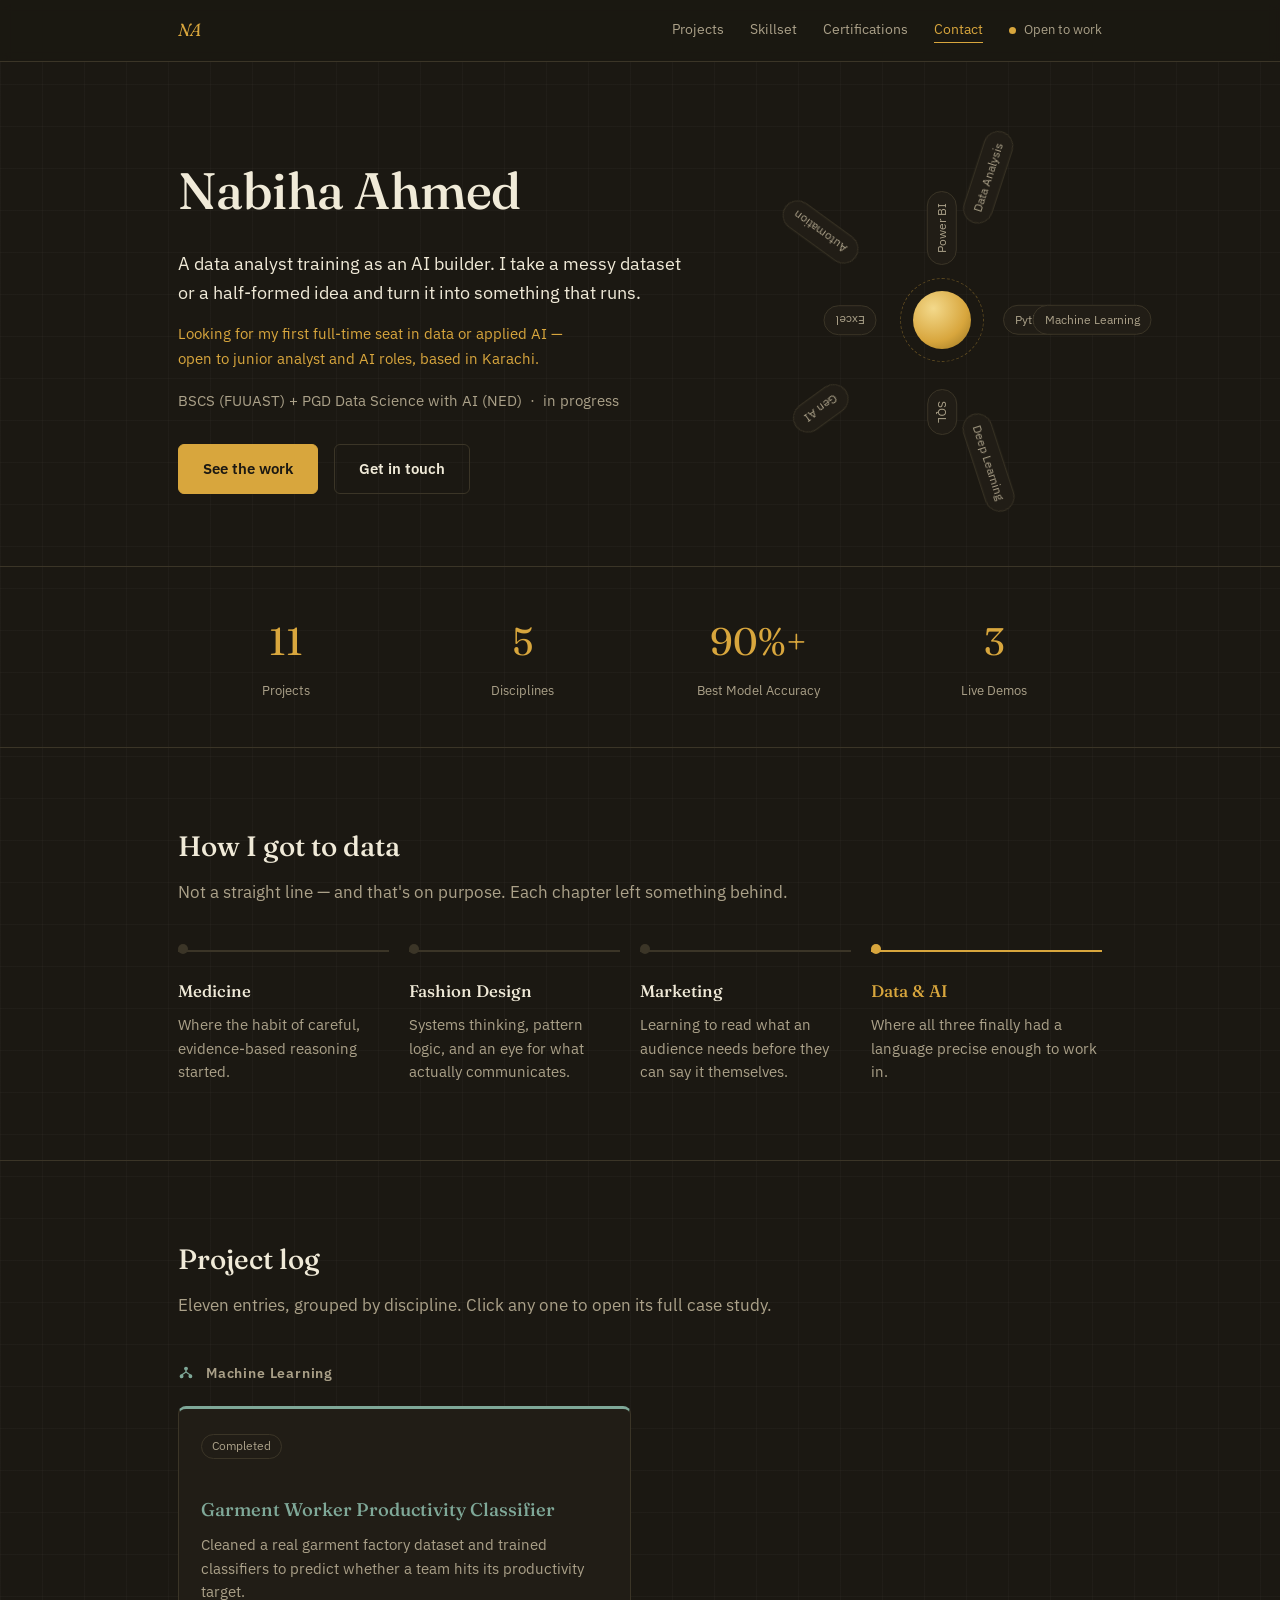
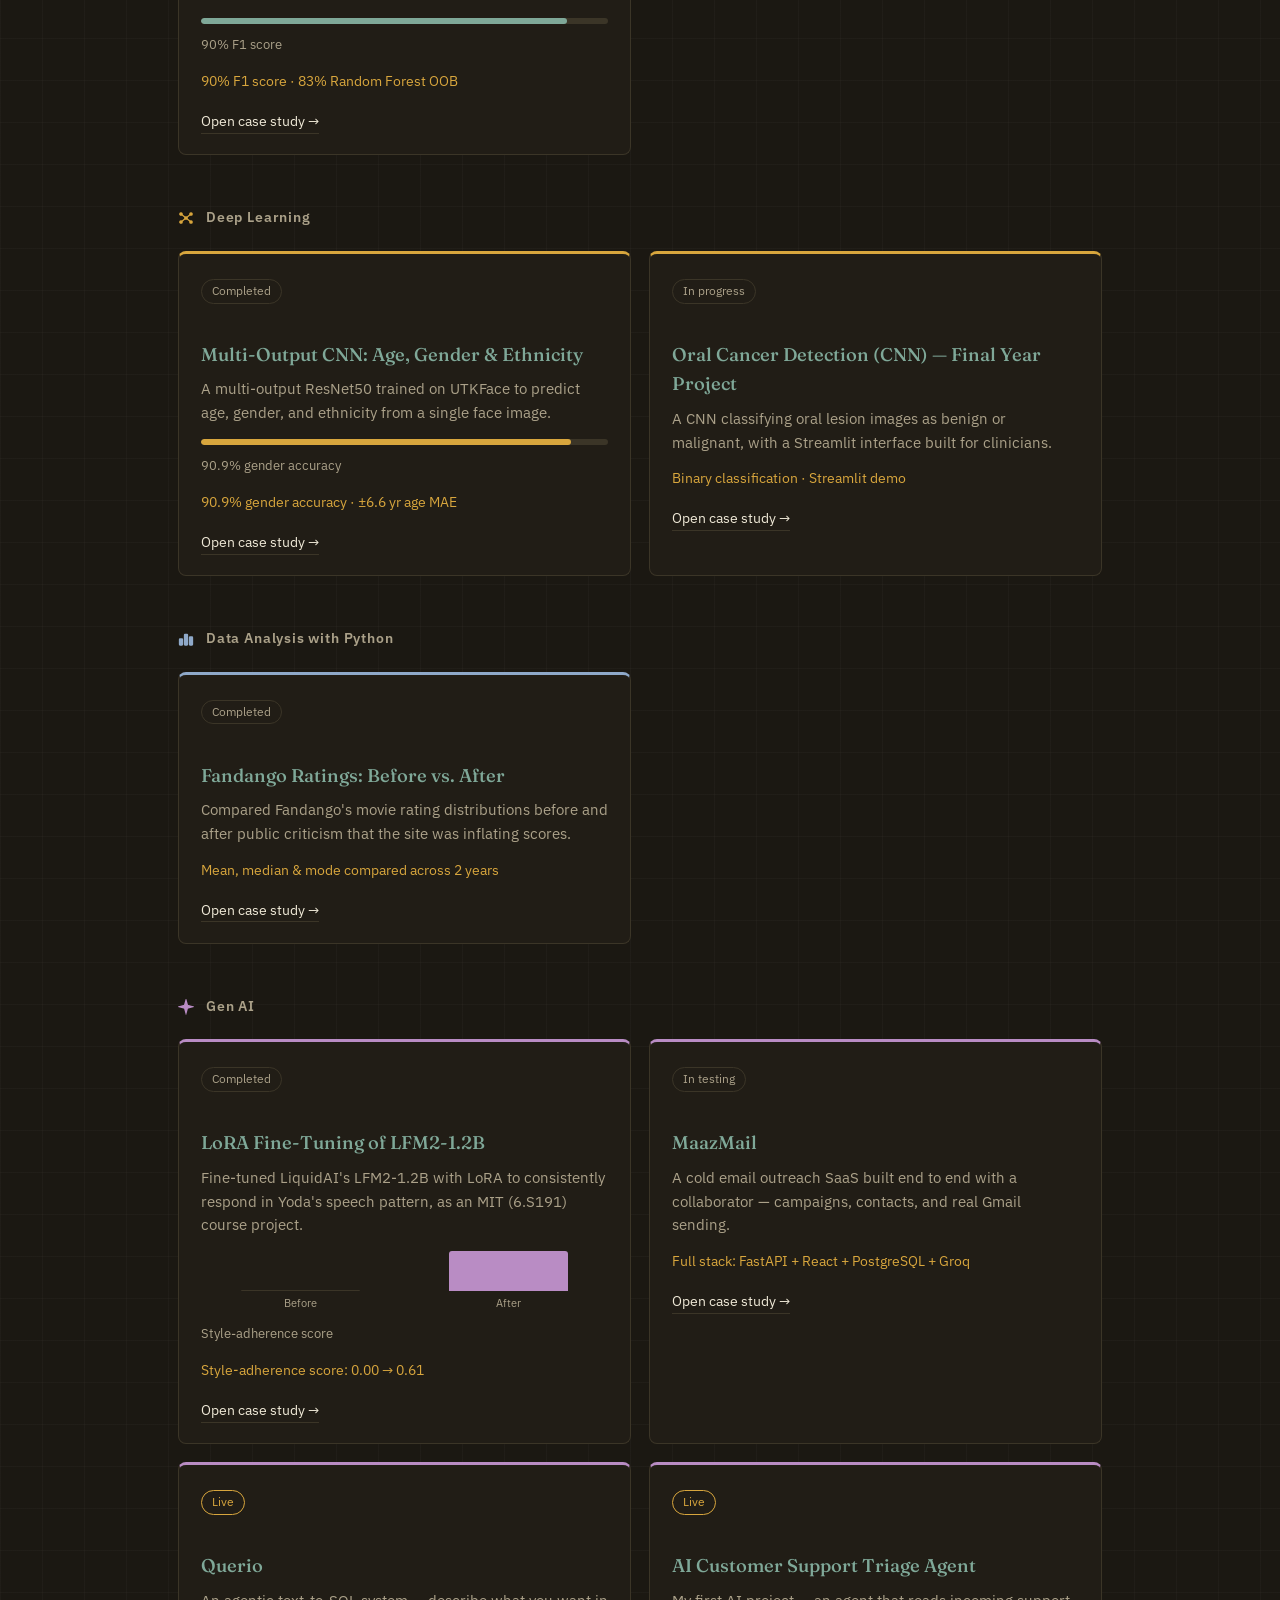
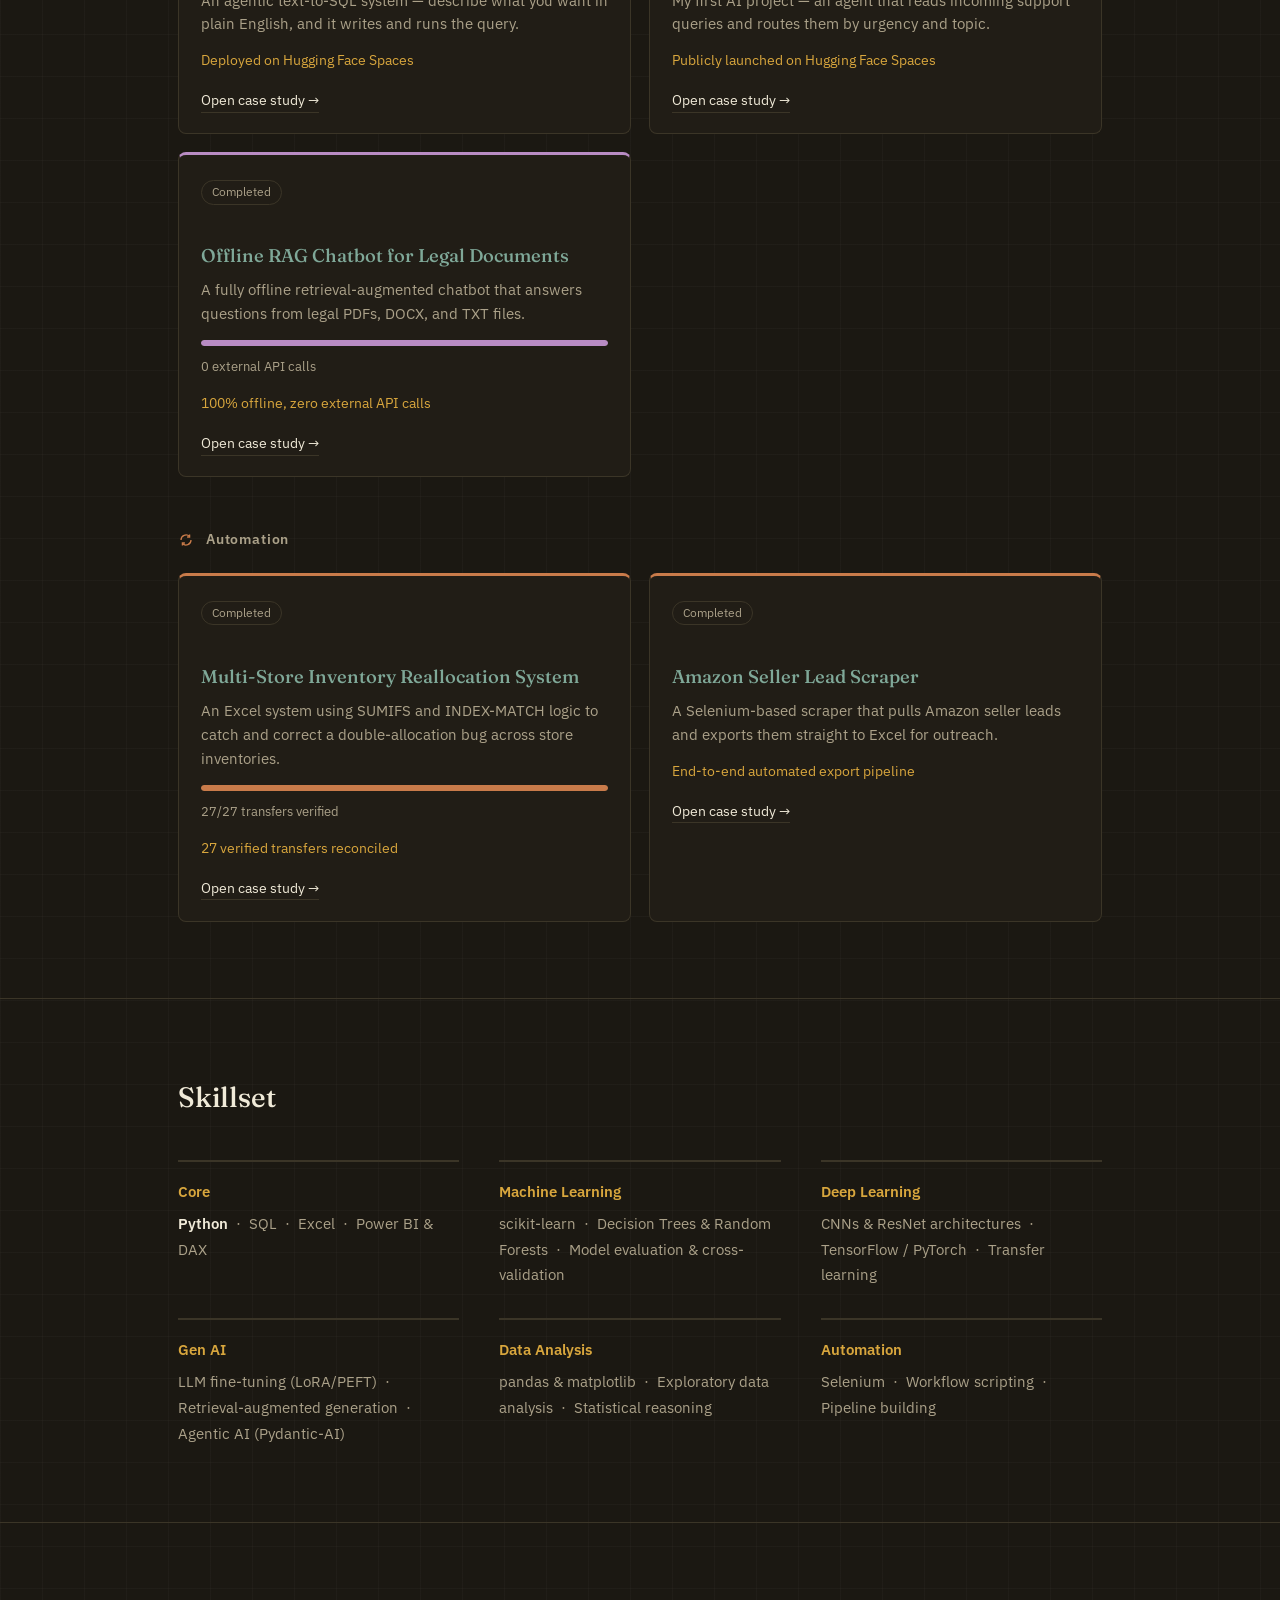
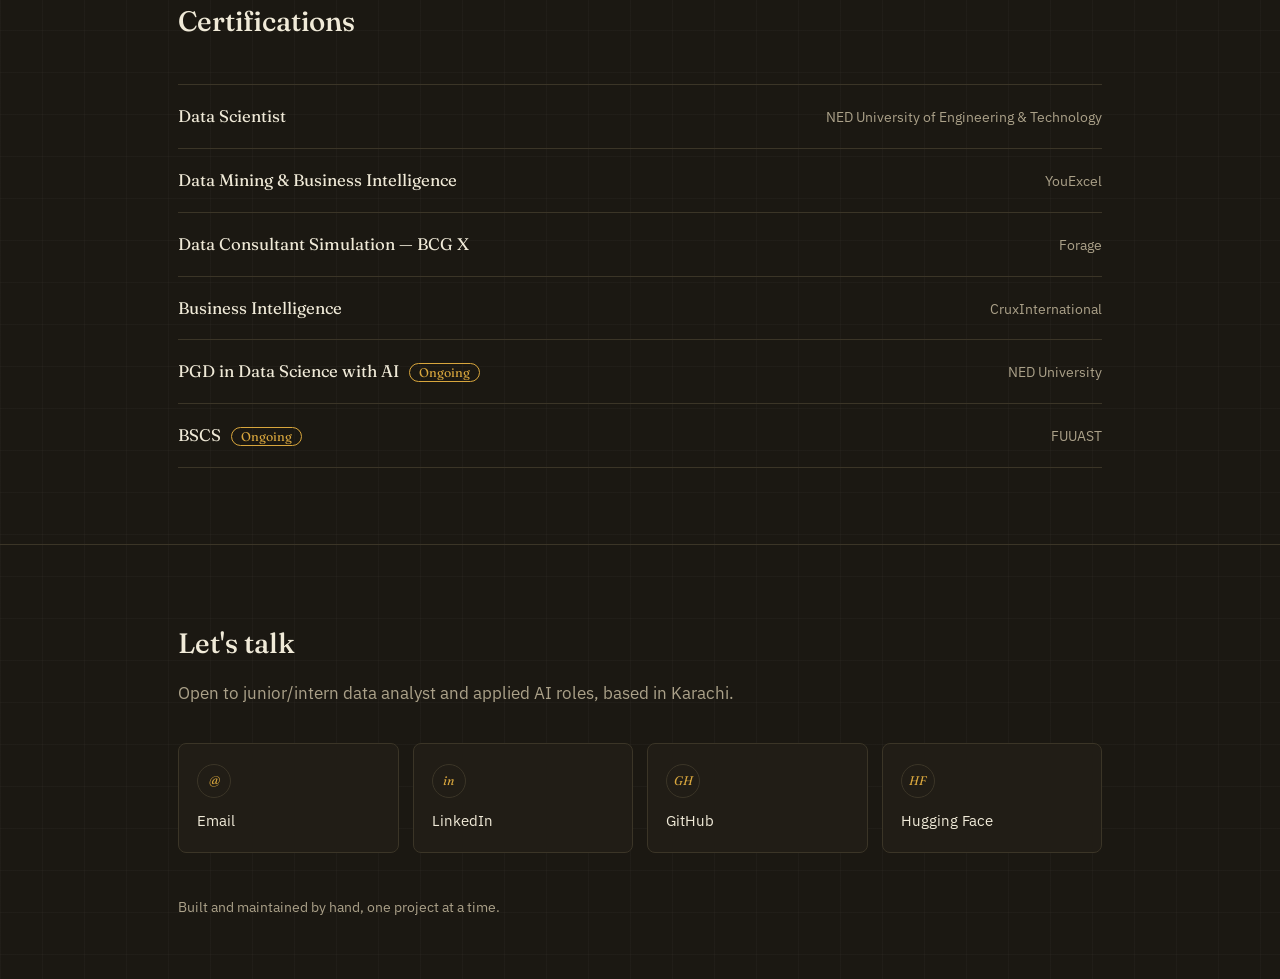
<file: index.html>
<!DOCTYPE html>
<html lang="en">
<head>
<meta charset="UTF-8">
<meta name="viewport" content="width=device-width, initial-scale=1.0">
<title>Nabiha Ahmed — Data & AI</title>
<meta name="description" content="Data analyst and AI builder based in Karachi. Case log of projects across machine learning, deep learning, data analysis, and applied AI.">
<link rel="preconnect" href="https://fonts.googleapis.com">
<link rel="preconnect" href="https://fonts.gstatic.com" crossorigin>
<link href="https://fonts.googleapis.com/css2?family=Fraunces:ital,opsz,wght@0,9..144,400;0,9..144,500;0,9..144,600;1,9..144,500&family=IBM+Plex+Sans:wght@400;500;600&display=swap" rel="stylesheet">
<link rel="stylesheet" href="style.css">
</head>
<body>

<nav class="topnav">
  <div class="topnav-inner">
    <a class="topnav-mark" href="#">NA</a>
    <div class="topnav-links" id="topnavLinks">
      <a href="#projects" data-section="projects">Projects</a>
      <a href="#skillset" data-section="skillset">Skillset</a>
      <a href="#certifications" data-section="certifications">Certifications</a>
      <a href="#contact" data-section="contact">Contact</a>
      <span class="topnav-status"><span class="topnav-status-dot"></span>Open to work</span>
    </div>
  </div>
</nav>

<header class="hero">
  <div class="hero-inner">
    <div class="hero-text">
      <h1>Nabiha Ahmed</h1>
      <p class="tagline">A data analyst training as an AI builder. I take a messy dataset or a half-formed idea and turn it into something that runs.</p>
      <p class="hero-status">Looking for my first full-time seat in data or applied AI — open to junior analyst and AI roles, based in Karachi.</p>
      <p class="hero-meta">BSCS (FUUAST) + PGD Data Science with AI (NED) &nbsp;·&nbsp; in progress</p>
      <div class="hero-links">
        <a href="#projects" class="hero-btn hero-btn-primary">See the work</a>
        <a href="#contact" class="hero-btn hero-btn-secondary">Get in touch</a>
      </div>
    </div>
    <div class="hero-orbit">
      <div class="orbit-wrap" aria-hidden="true">
        <div class="orbit-core-halo"></div>
        <div class="orbit-core"></div>
        <div class="orbit-ring orbit-ring-a" id="orbitRingA"></div>
        <div class="orbit-ring orbit-ring-b" id="orbitRingB"></div>
      </div>
    </div>
  </div>
</header>

<section class="stats-strip reveal" aria-label="Quick stats">
  <div class="section-inner">
    <div class="stats-grid">
      <div class="stat-item">
        <span class="stat-number" data-count-to="11">0</span>
        <span class="stat-label">Projects</span>
      </div>
      <div class="stat-item">
        <span class="stat-number" data-count-to="5">0</span>
        <span class="stat-label">Disciplines</span>
      </div>
      <div class="stat-item">
        <span class="stat-number" data-count-to="90" data-suffix="%+">0</span>
        <span class="stat-label">Best Model Accuracy</span>
      </div>
      <div class="stat-item">
        <span class="stat-number" data-count-to="3">0</span>
        <span class="stat-label">Live Demos</span>
      </div>
    </div>
  </div>
</section>

<main>

  <section class="journey" aria-label="Background">
    <div class="section-inner">
      <h2 class="reveal">How I got to data</h2>
      <p class="journey-intro reveal">Not a straight line — and that's on purpose. Each chapter left something behind.</p>
      <ol class="path-track" id="pathTrack">
        <li class="path-node">
          <span class="path-dot"></span>
          <h3>Medicine</h3>
          <p>Where the habit of careful, evidence-based reasoning started.</p>
        </li>
        <li class="path-node">
          <span class="path-dot"></span>
          <h3>Fashion Design</h3>
          <p>Systems thinking, pattern logic, and an eye for what actually communicates.</p>
        </li>
        <li class="path-node">
          <span class="path-dot"></span>
          <h3>Marketing</h3>
          <p>Learning to read what an audience needs before they can say it themselves.</p>
        </li>
        <li class="path-node path-node-current">
          <span class="path-dot"></span>
          <h3>Data &amp; AI</h3>
          <p>Where all three finally had a language precise enough to work in.</p>
        </li>
      </ol>
    </div>
  </section>

  <section class="projects" id="projects" aria-label="Projects">
    <div class="section-inner">
      <div class="projects-head reveal">
        <h2>Project log</h2>
        <p class="projects-intro">Eleven entries, grouped by discipline. Click any one to open its full case study.</p>
      </div>
      <div id="categoryBlocks"></div>
    </div>
  </section>

  <section class="skillset" id="skillset" aria-label="Skillset">
    <div class="section-inner">
      <h2 class="reveal">Skillset</h2>
      <div class="skill-groups reveal-stagger">
        <div class="skill-group">
          <h3>Core</h3>
          <p><span class="py-emphasis">Python</span> &nbsp;·&nbsp; SQL &nbsp;·&nbsp; Excel &nbsp;·&nbsp; Power BI &amp; DAX</p>
        </div>
        <div class="skill-group">
          <h3>Machine Learning</h3>
          <p>scikit-learn &nbsp;·&nbsp; Decision Trees &amp; Random Forests &nbsp;·&nbsp; Model evaluation &amp; cross-validation</p>
        </div>
        <div class="skill-group">
          <h3>Deep Learning</h3>
          <p>CNNs &amp; ResNet architectures &nbsp;·&nbsp; TensorFlow / PyTorch &nbsp;·&nbsp; Transfer learning</p>
        </div>
        <div class="skill-group">
          <h3>Gen AI</h3>
          <p>LLM fine-tuning (LoRA/PEFT) &nbsp;·&nbsp; Retrieval-augmented generation &nbsp;·&nbsp; Agentic AI (Pydantic-AI)</p>
        </div>
        <div class="skill-group">
          <h3>Data Analysis</h3>
          <p>pandas &amp; matplotlib &nbsp;·&nbsp; Exploratory data analysis &nbsp;·&nbsp; Statistical reasoning</p>
        </div>
        <div class="skill-group">
          <h3>Automation</h3>
          <p>Selenium &nbsp;·&nbsp; Workflow scripting &nbsp;·&nbsp; Pipeline building</p>
        </div>
      </div>
    </div>
  </section>

  <section class="certifications" id="certifications" aria-label="Certifications">
    <div class="section-inner">
      <h2 class="reveal">Certifications</h2>
      <div class="cert-list reveal-stagger">
        <div class="cert-entry">
          <span class="cert-name">Data Scientist</span>
          <span class="cert-issuer">NED University of Engineering &amp; Technology</span>
        </div>
        <div class="cert-entry">
          <span class="cert-name">Data Mining &amp; Business Intelligence</span>
          <span class="cert-issuer">YouExcel</span>
        </div>
        <div class="cert-entry">
          <span class="cert-name">Data Consultant Simulation — BCG X</span>
          <span class="cert-issuer">Forage</span>
        </div>
        <div class="cert-entry">
          <span class="cert-name">Business Intelligence</span>
          <span class="cert-issuer">CruxInternational</span>
        </div>
        <div class="cert-entry">
          <span class="cert-name">PGD in Data Science with AI<span class="cert-ongoing">Ongoing</span></span>
          <span class="cert-issuer">NED University</span>
        </div>
        <div class="cert-entry">
          <span class="cert-name">BSCS<span class="cert-ongoing">Ongoing</span></span>
          <span class="cert-issuer">FUUAST</span>
        </div>
      </div>
    </div>
  </section>

</main>

<footer class="contact" id="contact">
  <div class="section-inner">
    <h2 class="reveal">Let's talk</h2>
    <p class="contact-intro reveal">Open to junior/intern data analyst and applied AI roles, based in Karachi.</p>
    <div class="contact-grid reveal-stagger">
      <a class="contact-box" href="mailto:youremail@example.com">
        <span class="contact-box-icon">@</span>
        <span class="contact-box-label">Email</span>
      </a>
      <a class="contact-box" href="https://www.linkedin.com/in/its-shaikh-nabiha-ahmed/" target="_blank" rel="noopener">
        <span class="contact-box-icon">in</span>
        <span class="contact-box-label">LinkedIn</span>
      </a>
      <a class="contact-box" href="https://github.com/nabihahmed19-collab" target="_blank" rel="noopener">
        <span class="contact-box-icon">GH</span>
        <span class="contact-box-label">GitHub</span>
      </a>
      <a class="contact-box" href="https://huggingface.co/NabihaAhmed" target="_blank" rel="noopener">
        <span class="contact-box-icon">HF</span>
        <span class="contact-box-label">Hugging Face</span>
      </a>
    </div>
    <p class="footer-note">Built and maintained by hand, one project at a time.</p>
  </div>
</footer>

<script src="projects-data.js"></script>
<script src="script.js"></script>
</body>
</html>
</file>
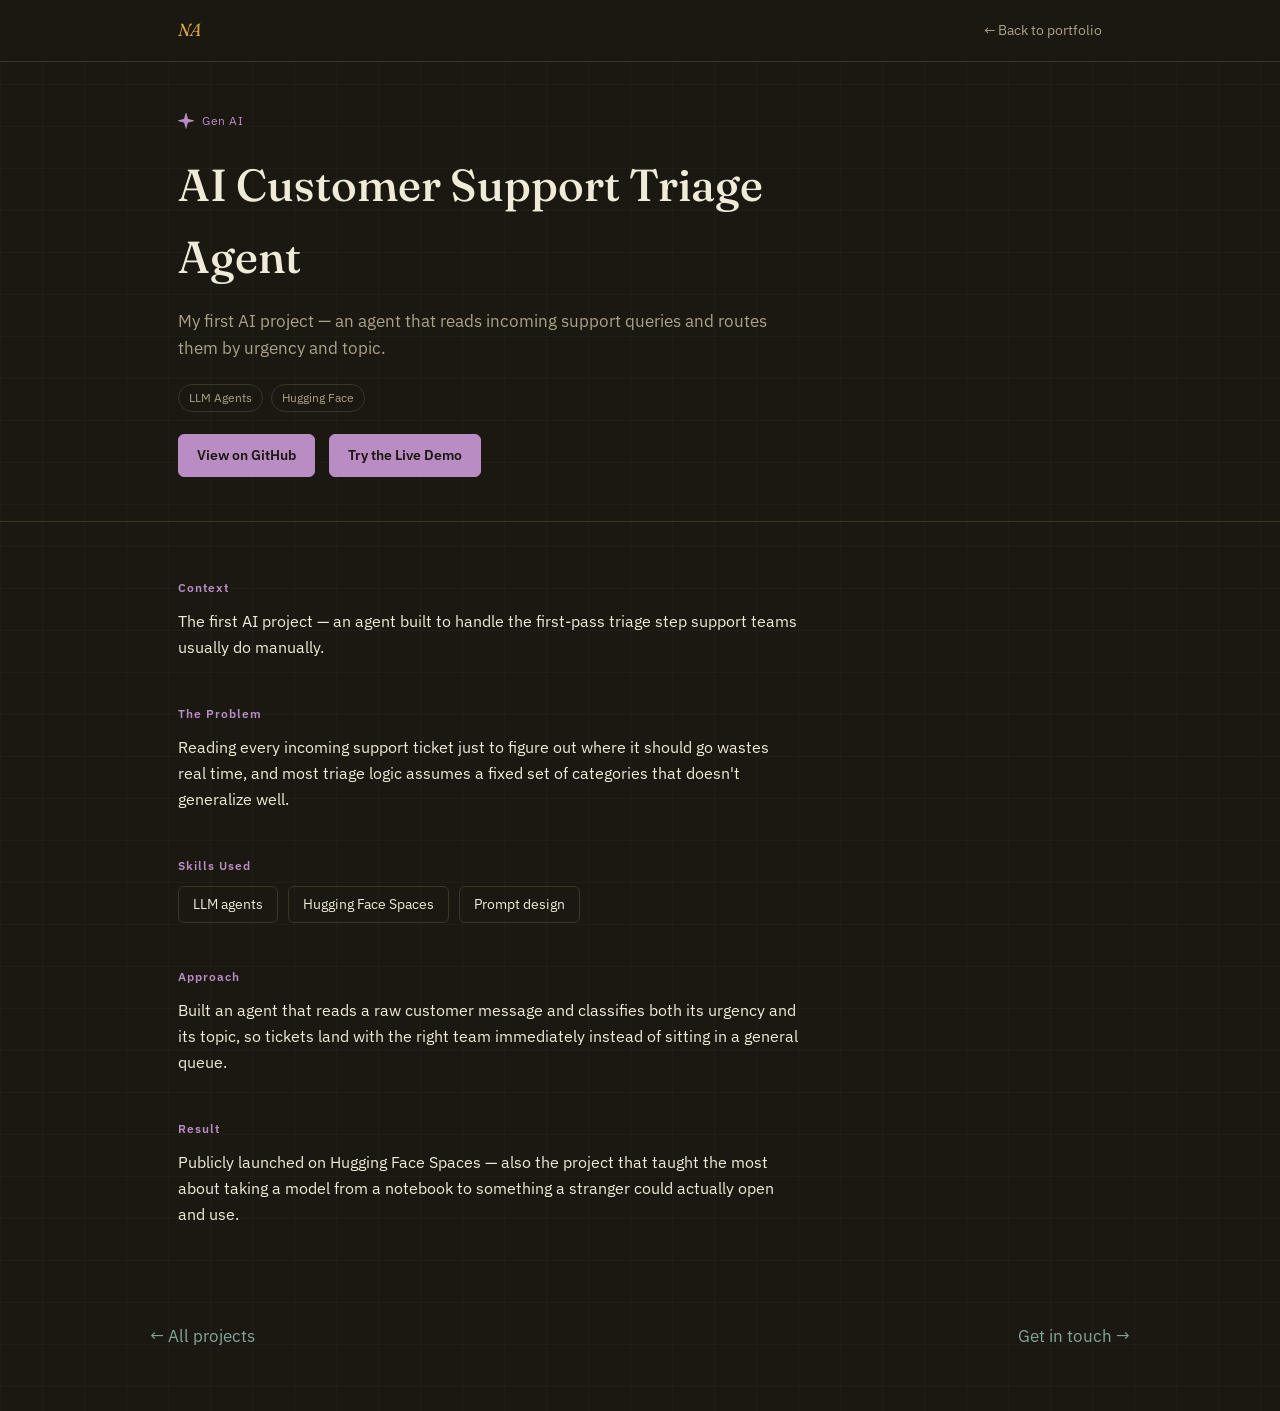
<file: ai-support-triage-agent.html>
<!DOCTYPE html>
<html lang="en">
<head>
<meta charset="UTF-8">
<meta name="viewport" content="width=device-width, initial-scale=1.0">
<title>AI Customer Support Triage Agent — Nabiha Ahmed</title>
<meta name="description" content="My first AI project — an agent that reads incoming support queries and routes them by urgency and topic.">
<link rel="preconnect" href="https://fonts.googleapis.com">
<link rel="preconnect" href="https://fonts.gstatic.com" crossorigin>
<link href="https://fonts.googleapis.com/css2?family=Fraunces:ital,opsz,wght@0,9..144,400;0,9..144,500;0,9..144,600;1,9..144,500&family=IBM+Plex+Sans:wght@400;500;600&display=swap" rel="stylesheet">
<link rel="stylesheet" href="style.css">
<style>:root { --card-accent: var(--cat-genai); }</style>
</head>
<body>

<nav class="topnav">
  <div class="topnav-inner">
    <a class="topnav-mark" href="index.html">NA</a>
    <a class="topnav-back" href="index.html#projects">&larr; Back to portfolio</a>
  </div>
</nav>

<header class="detail-hero">
  <div class="section-inner reveal">
    <div class="detail-category">
      <span class="category-icon" style="color: var(--cat-genai);"><svg viewBox="0 0 16 16" fill="currentColor" stroke="currentColor" stroke-width="1.3"><path d="M8 1.3 L9.4 6.3 L14.4 7.7 L9.4 9.1 L8 14.1 L6.6 9.1 L1.6 7.7 L6.6 6.3 Z"/></svg></span>
      Gen AI
    </div>
    <h1>AI Customer Support Triage Agent</h1>
    <p class="detail-summary">My first AI project — an agent that reads incoming support queries and routes them by urgency and topic.</p>
    <div class="detail-tags">
      <span class="detail-tag">LLM Agents</span>
      <span class="detail-tag">Hugging Face</span>
    </div>
    <div class="detail-links">
      <a class="detail-link-btn" href="https://github.com/nabihahmed19-collab/ai-support-triage-agent" target="_blank" rel="noopener">View on GitHub</a>
      <a class="detail-link-btn" href="https://huggingface.co/spaces/NabihaAhmed/support-triage-agent" target="_blank" rel="noopener">Try the Live Demo</a>
    </div>
  </div>
</header>

<main class="detail-body">
  <div class="section-inner">

    <section class="detail-section reveal">
      <div class="detail-section-label">Context</div>
      <p>The first AI project — an agent built to handle the first-pass triage step support teams usually do manually.</p>
    </section>

    <section class="detail-section reveal">
      <div class="detail-section-label">The Problem</div>
      <p>Reading every incoming support ticket just to figure out where it should go wastes real time, and most triage logic assumes a fixed set of categories that doesn't generalize well.</p>
    </section>

    <section class="detail-section reveal">
      <div class="detail-section-label">Skills Used</div>
      <div class="skills-used-list">
        <span>LLM agents</span>
        <span>Hugging Face Spaces</span>
        <span>Prompt design</span>
      </div>
    </section>

    <section class="detail-section reveal">
      <div class="detail-section-label">Approach</div>
      <p>Built an agent that reads a raw customer message and classifies both its urgency and its topic, so tickets land with the right team immediately instead of sitting in a general queue.</p>
    </section>

    <section class="detail-section reveal">
      <div class="detail-section-label">Result</div>
      <p>Publicly launched on Hugging Face Spaces — also the project that taught the most about taking a model from a notebook to something a stranger could actually open and use.</p>
    </section>

  </div>
</main>

<footer class="detail-footer section-inner">
  <a href="index.html#projects">&larr; All projects</a>
  <a href="index.html#contact">Get in touch &rarr;</a>
</footer>

<script src="script.js"></script>
</body>
</html>
</file>
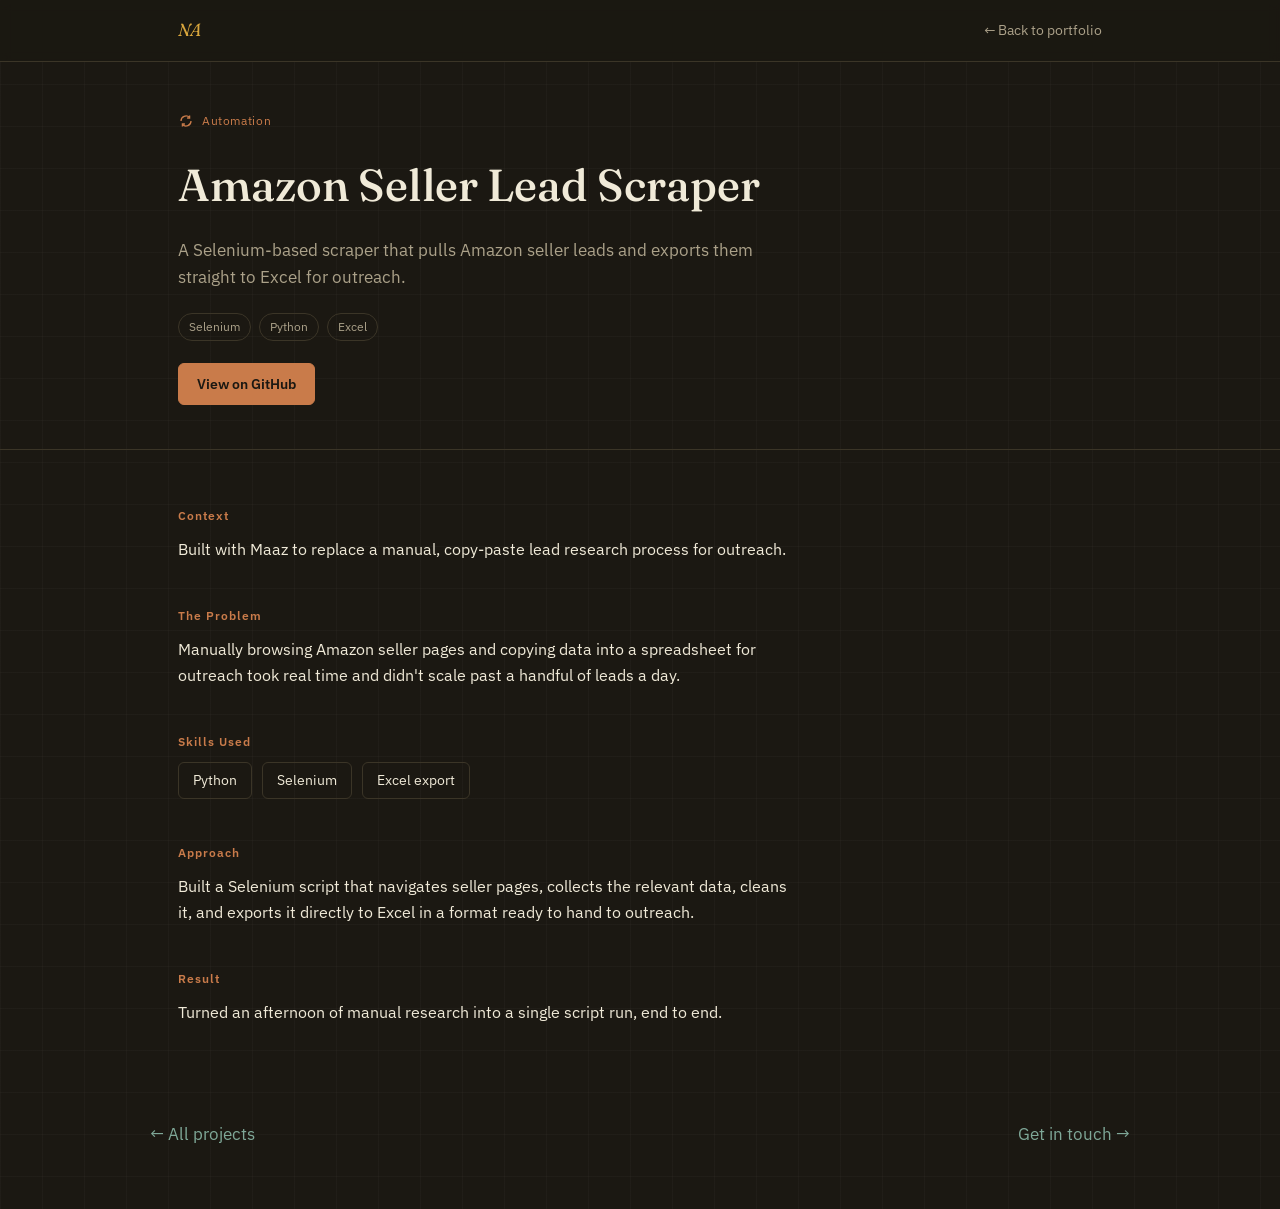
<file: amazon-seller-lead-scraper.html>
<!DOCTYPE html>
<html lang="en">
<head>
<meta charset="UTF-8">
<meta name="viewport" content="width=device-width, initial-scale=1.0">
<title>Amazon Seller Lead Scraper — Nabiha Ahmed</title>
<meta name="description" content="A Selenium-based scraper that pulls Amazon seller leads and exports them straight to Excel for outreach.">
<link rel="preconnect" href="https://fonts.googleapis.com">
<link rel="preconnect" href="https://fonts.gstatic.com" crossorigin>
<link href="https://fonts.googleapis.com/css2?family=Fraunces:ital,opsz,wght@0,9..144,400;0,9..144,500;0,9..144,600;1,9..144,500&family=IBM+Plex+Sans:wght@400;500;600&display=swap" rel="stylesheet">
<link rel="stylesheet" href="style.css">
<style>:root { --card-accent: var(--cat-auto); }</style>
</head>
<body>

<nav class="topnav">
  <div class="topnav-inner">
    <a class="topnav-mark" href="index.html">NA</a>
    <a class="topnav-back" href="index.html#projects">&larr; Back to portfolio</a>
  </div>
</nav>

<header class="detail-hero">
  <div class="section-inner reveal">
    <div class="detail-category">
      <span class="category-icon" style="color: var(--cat-auto);"><svg viewBox="0 0 16 16" fill="currentColor" stroke="currentColor" stroke-width="1.3"><path d="M3 8a5 5 0 0 1 8.6-3.5" fill="none"/><path d="M13 8a5 5 0 0 1-8.6 3.5" fill="none"/><path d="M11.6 2.5v2.5h-2.5" fill="none"/><path d="M4.4 13.5v-2.5h2.5" fill="none"/></svg></span>
      Automation
    </div>
    <h1>Amazon Seller Lead Scraper</h1>
    <p class="detail-summary">A Selenium-based scraper that pulls Amazon seller leads and exports them straight to Excel for outreach.</p>
    <div class="detail-tags">
      <span class="detail-tag">Selenium</span>
      <span class="detail-tag">Python</span>
      <span class="detail-tag">Excel</span>
    </div>
    <div class="detail-links">
      <a class="detail-link-btn" href="https://github.com/nabihahmed19-collab/amazon-seller-lead-scraper" target="_blank" rel="noopener">View on GitHub</a>
    </div>
  </div>
</header>

<main class="detail-body">
  <div class="section-inner">

    <section class="detail-section reveal">
      <div class="detail-section-label">Context</div>
      <p>Built with Maaz to replace a manual, copy-paste lead research process for outreach.</p>
    </section>

    <section class="detail-section reveal">
      <div class="detail-section-label">The Problem</div>
      <p>Manually browsing Amazon seller pages and copying data into a spreadsheet for outreach took real time and didn't scale past a handful of leads a day.</p>
    </section>

    <section class="detail-section reveal">
      <div class="detail-section-label">Skills Used</div>
      <div class="skills-used-list">
        <span>Python</span>
        <span>Selenium</span>
        <span>Excel export</span>
      </div>
    </section>

    <section class="detail-section reveal">
      <div class="detail-section-label">Approach</div>
      <p>Built a Selenium script that navigates seller pages, collects the relevant data, cleans it, and exports it directly to Excel in a format ready to hand to outreach.</p>
    </section>

    <section class="detail-section reveal">
      <div class="detail-section-label">Result</div>
      <p>Turned an afternoon of manual research into a single script run, end to end.</p>
    </section>

  </div>
</main>

<footer class="detail-footer section-inner">
  <a href="index.html#projects">&larr; All projects</a>
  <a href="index.html#contact">Get in touch &rarr;</a>
</footer>

<script src="script.js"></script>
</body>
</html>
</file>
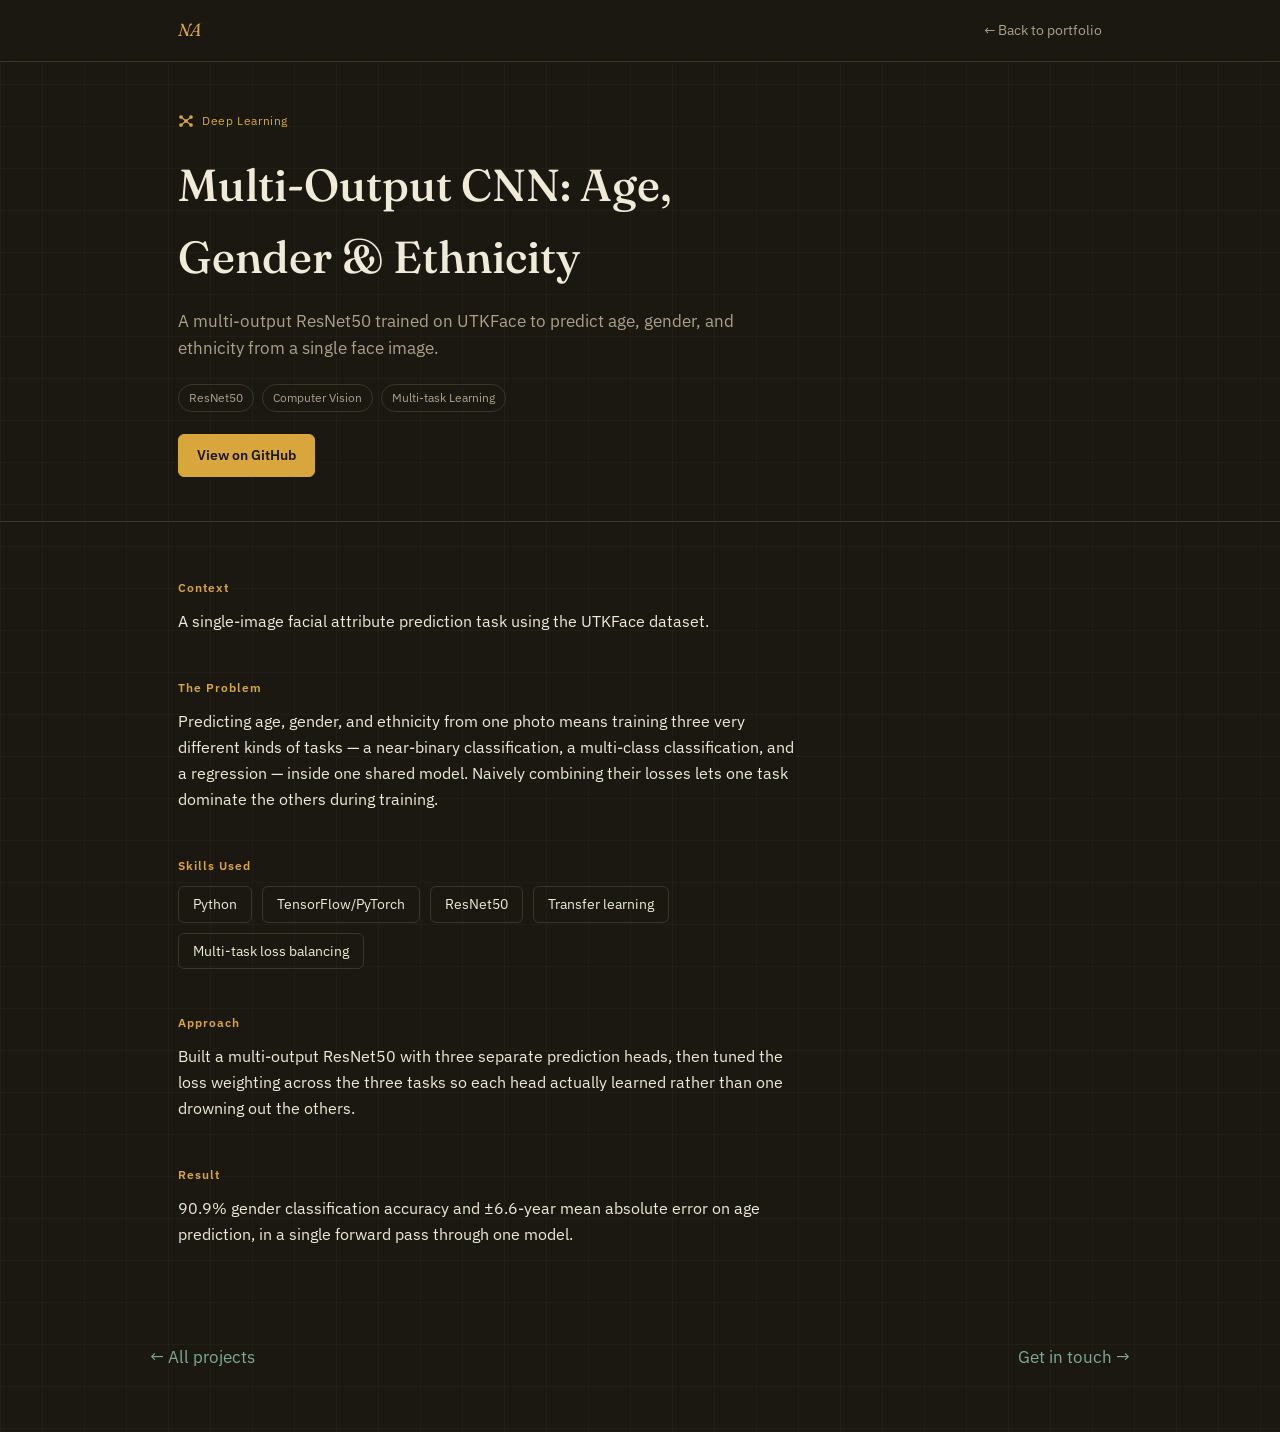
<file: cnn-age-gender-ethnicity.html>
<!DOCTYPE html>
<html lang="en">
<head>
<meta charset="UTF-8">
<meta name="viewport" content="width=device-width, initial-scale=1.0">
<title>Multi-Output CNN: Age, Gender & Ethnicity — Nabiha Ahmed</title>
<meta name="description" content="A multi-output ResNet50 trained on UTKFace to predict age, gender, and ethnicity from a single face image.">
<link rel="preconnect" href="https://fonts.googleapis.com">
<link rel="preconnect" href="https://fonts.gstatic.com" crossorigin>
<link href="https://fonts.googleapis.com/css2?family=Fraunces:ital,opsz,wght@0,9..144,400;0,9..144,500;0,9..144,600;1,9..144,500&family=IBM+Plex+Sans:wght@400;500;600&display=swap" rel="stylesheet">
<link rel="stylesheet" href="style.css">
<style>:root { --card-accent: var(--cat-dl); }</style>
</head>
<body>

<nav class="topnav">
  <div class="topnav-inner">
    <a class="topnav-mark" href="index.html">NA</a>
    <a class="topnav-back" href="index.html#projects">&larr; Back to portfolio</a>
  </div>
</nav>

<header class="detail-hero">
  <div class="section-inner reveal">
    <div class="detail-category">
      <span class="category-icon" style="color: var(--cat-dl);"><svg viewBox="0 0 16 16" fill="currentColor" stroke="currentColor" stroke-width="1.3"><circle cx="3" cy="4" r="1.2"/><circle cx="3" cy="12" r="1.2"/><circle cx="8" cy="8" r="1.2"/><circle cx="13" cy="4" r="1.2"/><circle cx="13" cy="12" r="1.2"/><line x1="3" y1="4" x2="8" y2="8"/><line x1="3" y1="12" x2="8" y2="8"/><line x1="13" y1="4" x2="8" y2="8"/><line x1="13" y1="12" x2="8" y2="8"/></svg></span>
      Deep Learning
    </div>
    <h1>Multi-Output CNN: Age, Gender & Ethnicity</h1>
    <p class="detail-summary">A multi-output ResNet50 trained on UTKFace to predict age, gender, and ethnicity from a single face image.</p>
    <div class="detail-tags">
      <span class="detail-tag">ResNet50</span>
      <span class="detail-tag">Computer Vision</span>
      <span class="detail-tag">Multi-task Learning</span>
    </div>
    <div class="detail-links">
      <a class="detail-link-btn" href="https://github.com/nabihahmed19-collab/age-gender-ethnicity-resnet50" target="_blank" rel="noopener">View on GitHub</a>
    </div>
  </div>
</header>

<main class="detail-body">
  <div class="section-inner">

    <section class="detail-section reveal">
      <div class="detail-section-label">Context</div>
      <p>A single-image facial attribute prediction task using the UTKFace dataset.</p>
    </section>

    <section class="detail-section reveal">
      <div class="detail-section-label">The Problem</div>
      <p>Predicting age, gender, and ethnicity from one photo means training three very different kinds of tasks — a near-binary classification, a multi-class classification, and a regression — inside one shared model. Naively combining their losses lets one task dominate the others during training.</p>
    </section>

    <section class="detail-section reveal">
      <div class="detail-section-label">Skills Used</div>
      <div class="skills-used-list">
        <span>Python</span>
        <span>TensorFlow/PyTorch</span>
        <span>ResNet50</span>
        <span>Transfer learning</span>
        <span>Multi-task loss balancing</span>
      </div>
    </section>

    <section class="detail-section reveal">
      <div class="detail-section-label">Approach</div>
      <p>Built a multi-output ResNet50 with three separate prediction heads, then tuned the loss weighting across the three tasks so each head actually learned rather than one drowning out the others.</p>
    </section>

    <section class="detail-section reveal">
      <div class="detail-section-label">Result</div>
      <p>90.9% gender classification accuracy and ±6.6-year mean absolute error on age prediction, in a single forward pass through one model.</p>
    </section>

  </div>
</main>

<footer class="detail-footer section-inner">
  <a href="index.html#projects">&larr; All projects</a>
  <a href="index.html#contact">Get in touch &rarr;</a>
</footer>

<script src="script.js"></script>
</body>
</html>
</file>
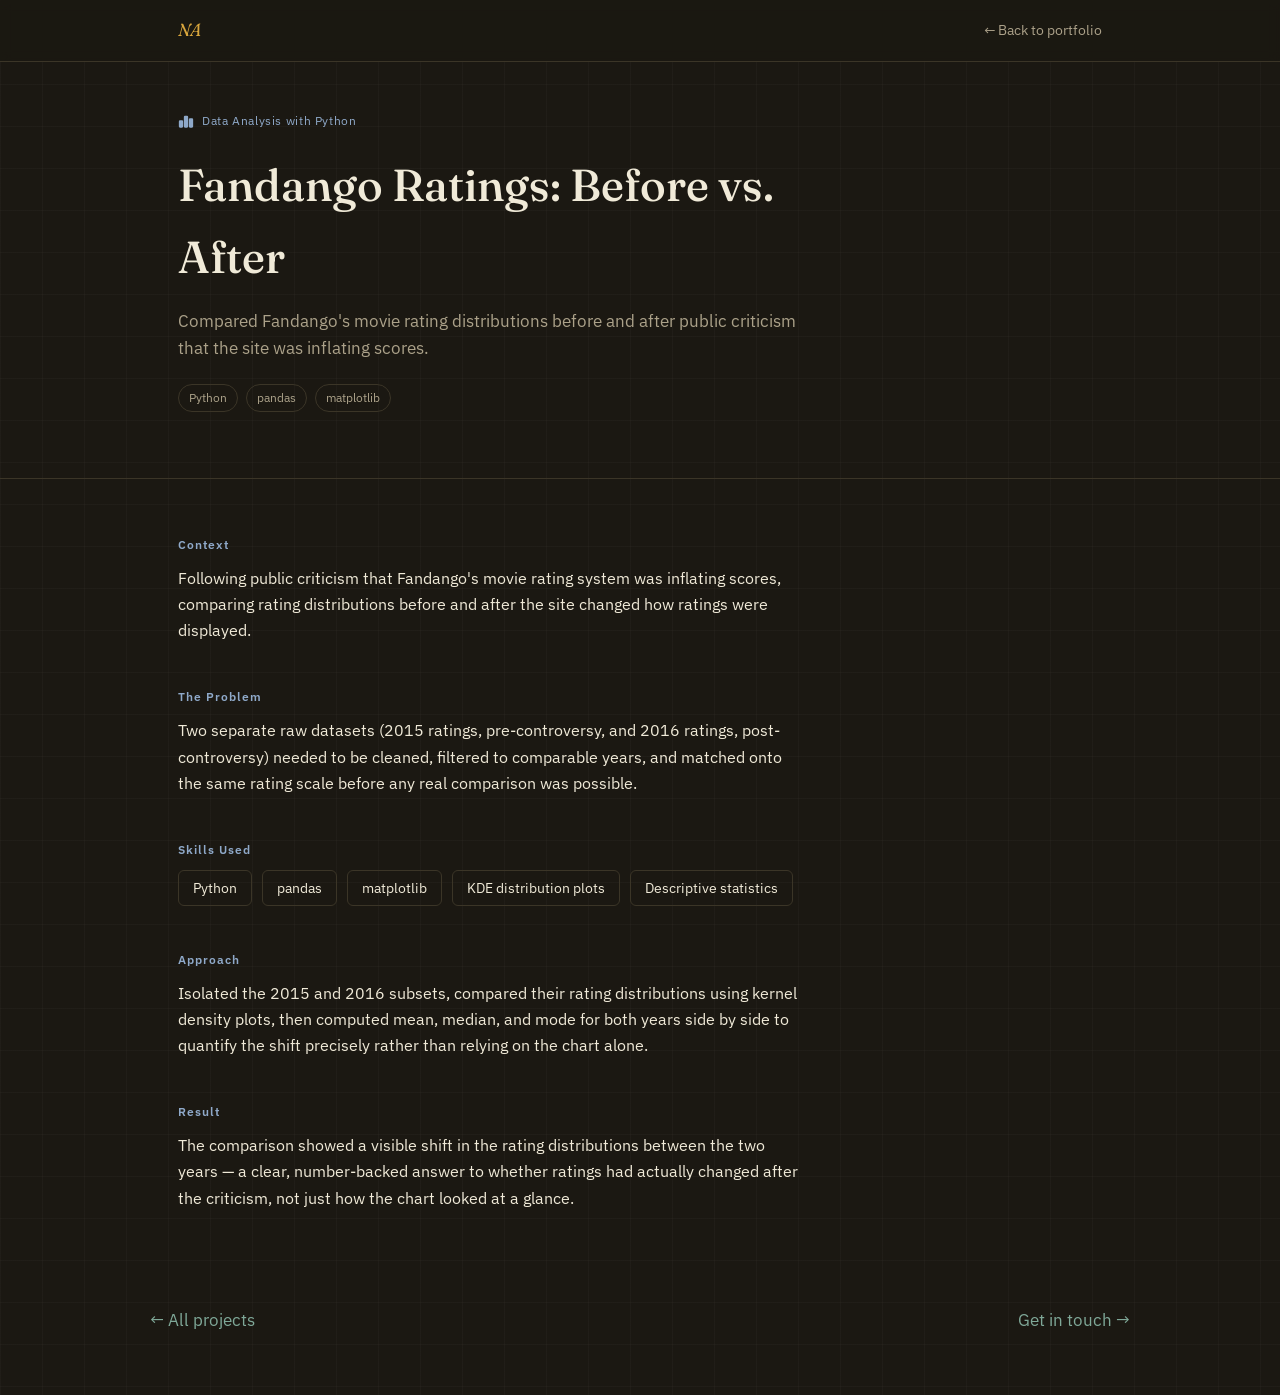
<file: fandango-ratings-comparison.html>
<!DOCTYPE html>
<html lang="en">
<head>
<meta charset="UTF-8">
<meta name="viewport" content="width=device-width, initial-scale=1.0">
<title>Fandango Ratings: Before vs. After — Nabiha Ahmed</title>
<meta name="description" content="Compared Fandango's movie rating distributions before and after public criticism that the site was inflating scores.">
<link rel="preconnect" href="https://fonts.googleapis.com">
<link rel="preconnect" href="https://fonts.gstatic.com" crossorigin>
<link href="https://fonts.googleapis.com/css2?family=Fraunces:ital,opsz,wght@0,9..144,400;0,9..144,500;0,9..144,600;1,9..144,500&family=IBM+Plex+Sans:wght@400;500;600&display=swap" rel="stylesheet">
<link rel="stylesheet" href="style.css">
<style>:root { --card-accent: var(--cat-data); }</style>
</head>
<body>

<nav class="topnav">
  <div class="topnav-inner">
    <a class="topnav-mark" href="index.html">NA</a>
    <a class="topnav-back" href="index.html#projects">&larr; Back to portfolio</a>
  </div>
</nav>

<header class="detail-hero">
  <div class="section-inner reveal">
    <div class="detail-category">
      <span class="category-icon" style="color: var(--cat-data);"><svg viewBox="0 0 16 16" fill="currentColor" stroke="currentColor" stroke-width="1.3"><rect x="1.5" y="8" width="3" height="6" rx="0.5"/><rect x="6.5" y="3.5" width="3" height="10.5" rx="0.5"/><rect x="11.5" y="6" width="3" height="8" rx="0.5"/></svg></span>
      Data Analysis with Python
    </div>
    <h1>Fandango Ratings: Before vs. After</h1>
    <p class="detail-summary">Compared Fandango's movie rating distributions before and after public criticism that the site was inflating scores.</p>
    <div class="detail-tags">
      <span class="detail-tag">Python</span>
      <span class="detail-tag">pandas</span>
      <span class="detail-tag">matplotlib</span>
    </div>
    
  </div>
</header>

<main class="detail-body">
  <div class="section-inner">

    <section class="detail-section reveal">
      <div class="detail-section-label">Context</div>
      <p>Following public criticism that Fandango's movie rating system was inflating scores, comparing rating distributions before and after the site changed how ratings were displayed.</p>
    </section>

    <section class="detail-section reveal">
      <div class="detail-section-label">The Problem</div>
      <p>Two separate raw datasets (2015 ratings, pre-controversy, and 2016 ratings, post-controversy) needed to be cleaned, filtered to comparable years, and matched onto the same rating scale before any real comparison was possible.</p>
    </section>

    <section class="detail-section reveal">
      <div class="detail-section-label">Skills Used</div>
      <div class="skills-used-list">
        <span>Python</span>
        <span>pandas</span>
        <span>matplotlib</span>
        <span>KDE distribution plots</span>
        <span>Descriptive statistics</span>
      </div>
    </section>

    <section class="detail-section reveal">
      <div class="detail-section-label">Approach</div>
      <p>Isolated the 2015 and 2016 subsets, compared their rating distributions using kernel density plots, then computed mean, median, and mode for both years side by side to quantify the shift precisely rather than relying on the chart alone.</p>
    </section>

    <section class="detail-section reveal">
      <div class="detail-section-label">Result</div>
      <p>The comparison showed a visible shift in the rating distributions between the two years — a clear, number-backed answer to whether ratings had actually changed after the criticism, not just how the chart looked at a glance.</p>
    </section>

  </div>
</main>

<footer class="detail-footer section-inner">
  <a href="index.html#projects">&larr; All projects</a>
  <a href="index.html#contact">Get in touch &rarr;</a>
</footer>

<script src="script.js"></script>
</body>
</html>
</file>
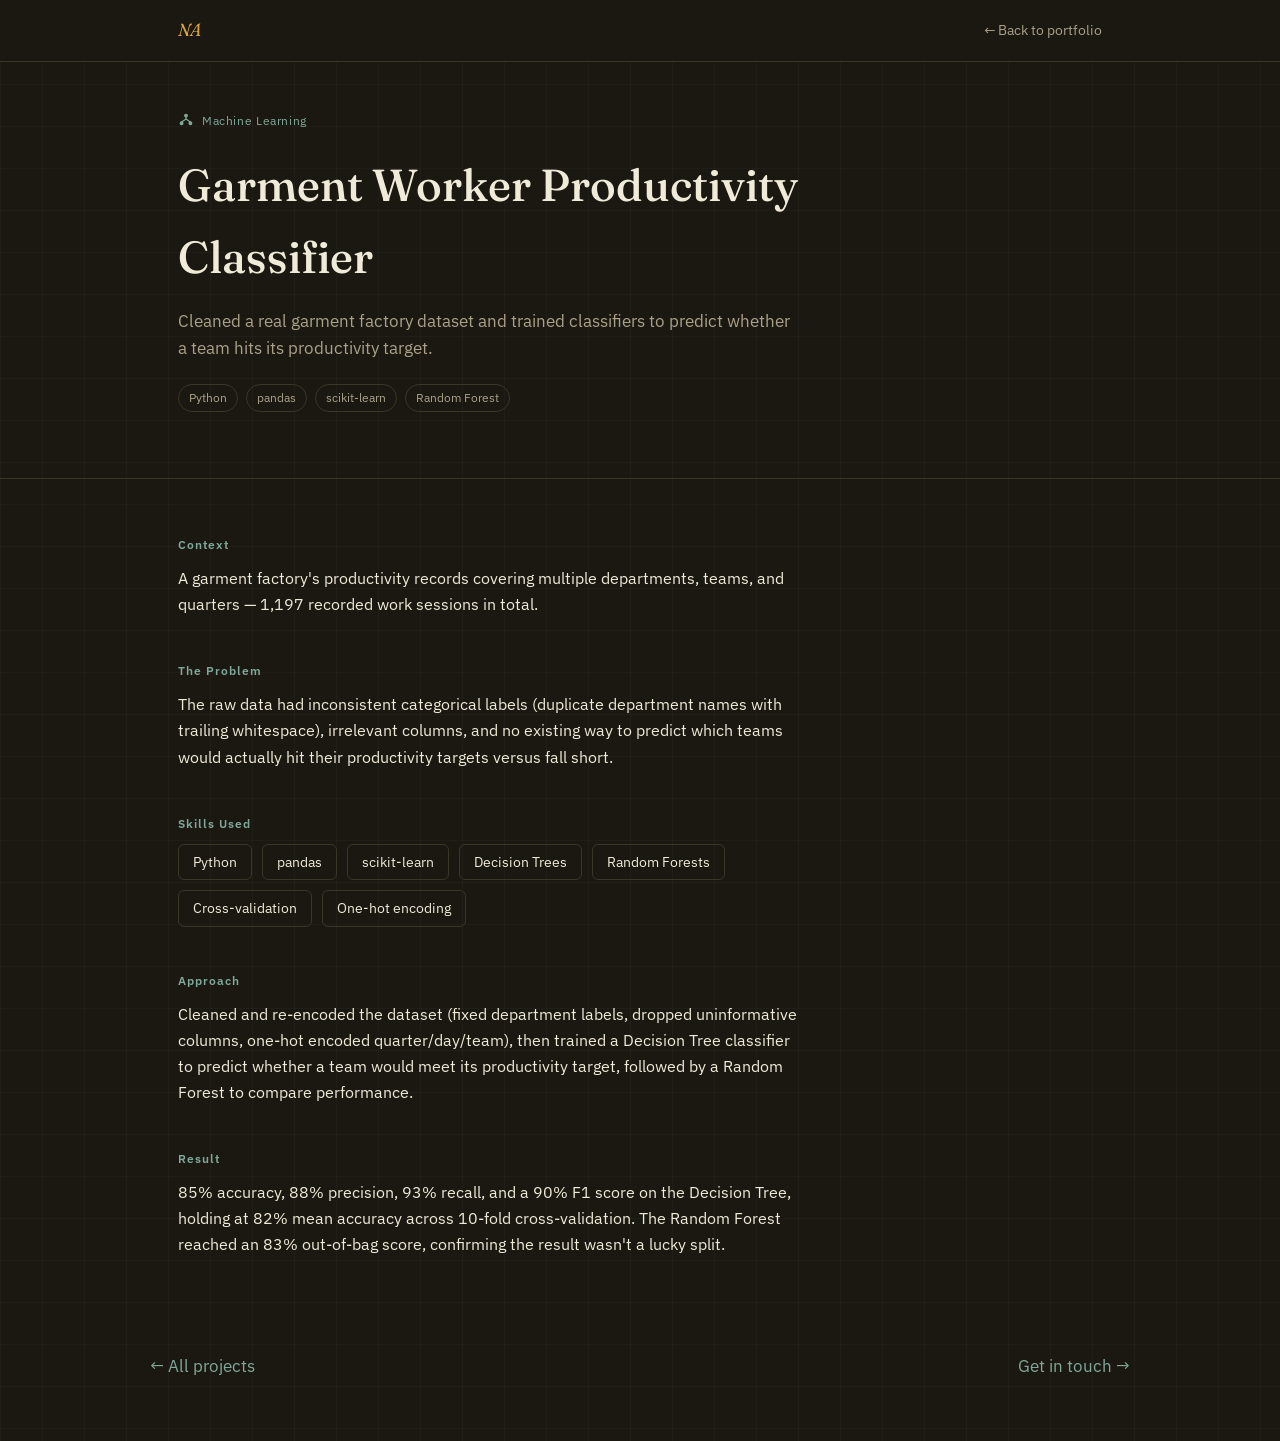
<file: garment-worker-productivity.html>
<!DOCTYPE html>
<html lang="en">
<head>
<meta charset="UTF-8">
<meta name="viewport" content="width=device-width, initial-scale=1.0">
<title>Garment Worker Productivity Classifier — Nabiha Ahmed</title>
<meta name="description" content="Cleaned a real garment factory dataset and trained classifiers to predict whether a team hits its productivity target.">
<link rel="preconnect" href="https://fonts.googleapis.com">
<link rel="preconnect" href="https://fonts.gstatic.com" crossorigin>
<link href="https://fonts.googleapis.com/css2?family=Fraunces:ital,opsz,wght@0,9..144,400;0,9..144,500;0,9..144,600;1,9..144,500&family=IBM+Plex+Sans:wght@400;500;600&display=swap" rel="stylesheet">
<link rel="stylesheet" href="style.css">
<style>:root { --card-accent: var(--cat-ml); }</style>
</head>
<body>

<nav class="topnav">
  <div class="topnav-inner">
    <a class="topnav-mark" href="index.html">NA</a>
    <a class="topnav-back" href="index.html#projects">&larr; Back to portfolio</a>
  </div>
</nav>

<header class="detail-hero">
  <div class="section-inner reveal">
    <div class="detail-category">
      <span class="category-icon" style="color: var(--cat-ml);"><svg viewBox="0 0 16 16" fill="currentColor" stroke="currentColor" stroke-width="1.3"><circle cx="8" cy="2.6" r="1.3"/><line x1="8" y1="3.9" x2="8" y2="6"/><line x1="8" y1="6" x2="3.6" y2="9"/><line x1="8" y1="6" x2="12.4" y2="9"/><circle cx="3.6" cy="10.3" r="1.3"/><circle cx="12.4" cy="10.3" r="1.3"/></svg></span>
      Machine Learning
    </div>
    <h1>Garment Worker Productivity Classifier</h1>
    <p class="detail-summary">Cleaned a real garment factory dataset and trained classifiers to predict whether a team hits its productivity target.</p>
    <div class="detail-tags">
      <span class="detail-tag">Python</span>
      <span class="detail-tag">pandas</span>
      <span class="detail-tag">scikit-learn</span>
      <span class="detail-tag">Random Forest</span>
    </div>
    
  </div>
</header>

<main class="detail-body">
  <div class="section-inner">

    <section class="detail-section reveal">
      <div class="detail-section-label">Context</div>
      <p>A garment factory's productivity records covering multiple departments, teams, and quarters — 1,197 recorded work sessions in total.</p>
    </section>

    <section class="detail-section reveal">
      <div class="detail-section-label">The Problem</div>
      <p>The raw data had inconsistent categorical labels (duplicate department names with trailing whitespace), irrelevant columns, and no existing way to predict which teams would actually hit their productivity targets versus fall short.</p>
    </section>

    <section class="detail-section reveal">
      <div class="detail-section-label">Skills Used</div>
      <div class="skills-used-list">
        <span>Python</span>
        <span>pandas</span>
        <span>scikit-learn</span>
        <span>Decision Trees</span>
        <span>Random Forests</span>
        <span>Cross-validation</span>
        <span>One-hot encoding</span>
      </div>
    </section>

    <section class="detail-section reveal">
      <div class="detail-section-label">Approach</div>
      <p>Cleaned and re-encoded the dataset (fixed department labels, dropped uninformative columns, one-hot encoded quarter/day/team), then trained a Decision Tree classifier to predict whether a team would meet its productivity target, followed by a Random Forest to compare performance.</p>
    </section>

    <section class="detail-section reveal">
      <div class="detail-section-label">Result</div>
      <p>85% accuracy, 88% precision, 93% recall, and a 90% F1 score on the Decision Tree, holding at 82% mean accuracy across 10-fold cross-validation. The Random Forest reached an 83% out-of-bag score, confirming the result wasn't a lucky split.</p>
    </section>

  </div>
</main>

<footer class="detail-footer section-inner">
  <a href="index.html#projects">&larr; All projects</a>
  <a href="index.html#contact">Get in touch &rarr;</a>
</footer>

<script src="script.js"></script>
</body>
</html>
</file>
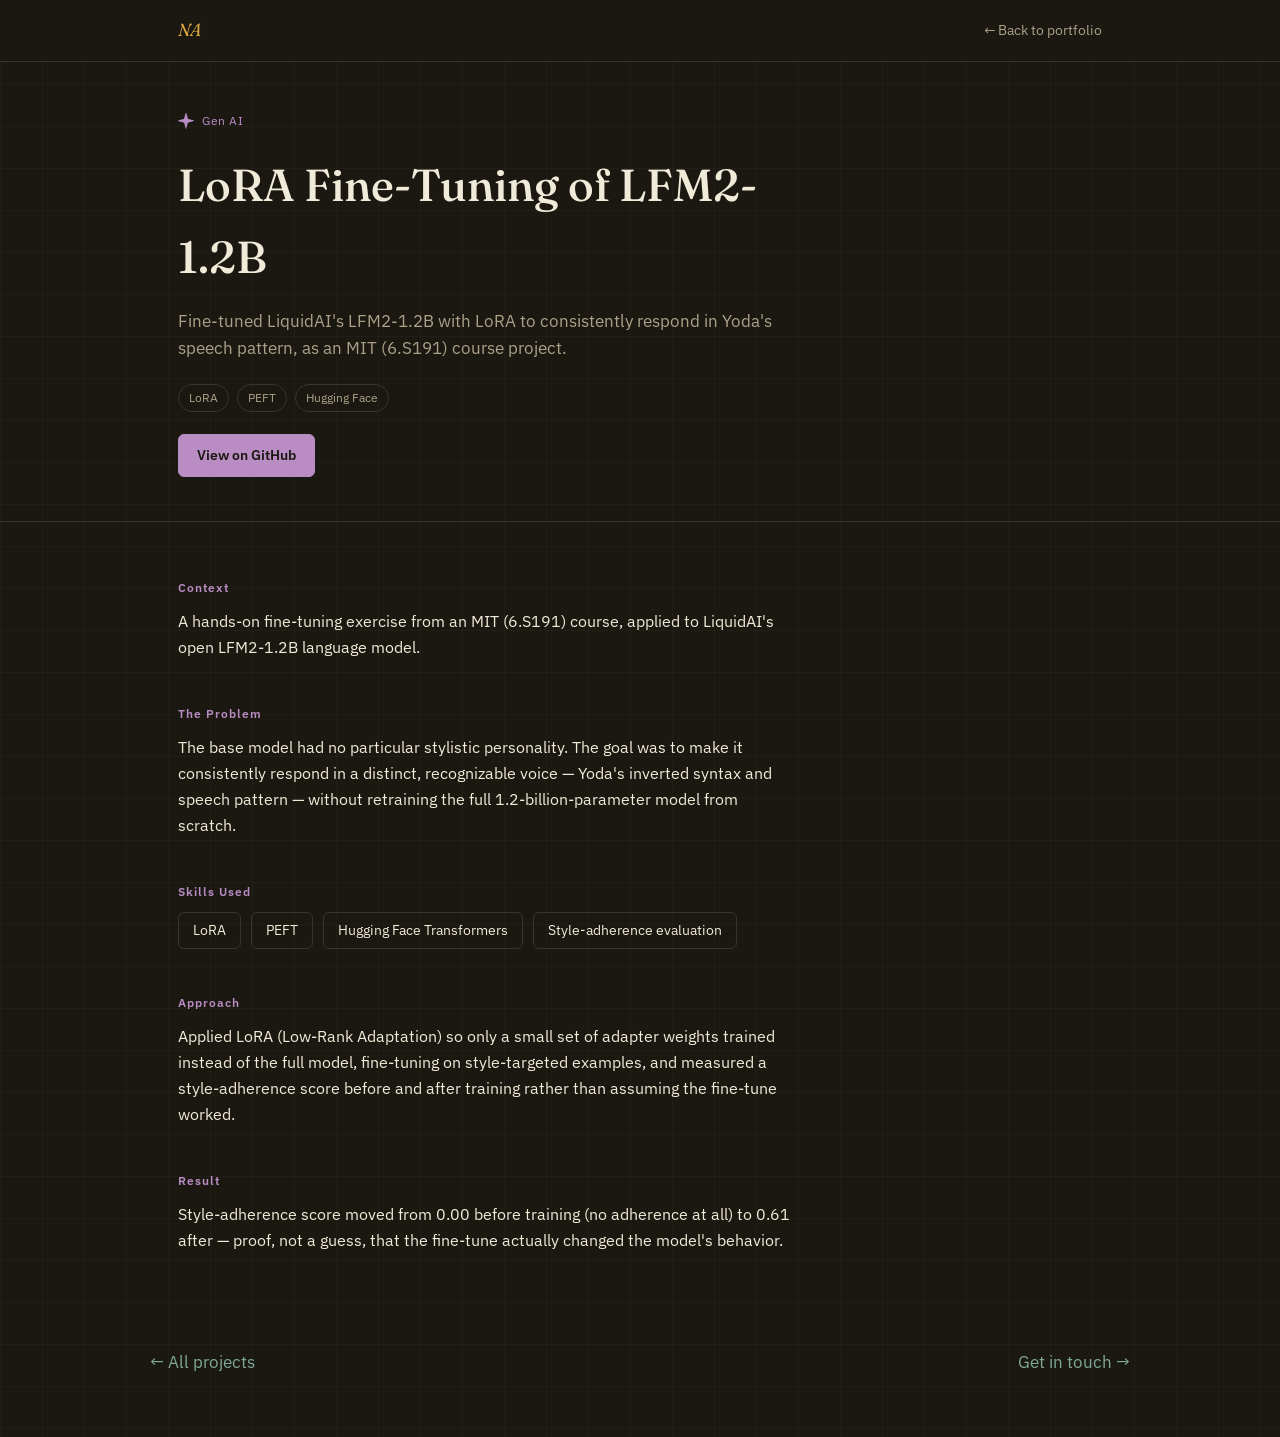
<file: lora-finetuning-yoda.html>
<!DOCTYPE html>
<html lang="en">
<head>
<meta charset="UTF-8">
<meta name="viewport" content="width=device-width, initial-scale=1.0">
<title>LoRA Fine-Tuning of LFM2-1.2B — Nabiha Ahmed</title>
<meta name="description" content="Fine-tuned LiquidAI's LFM2-1.2B with LoRA to consistently respond in Yoda's speech pattern, as an MIT (6.S191) course project.">
<link rel="preconnect" href="https://fonts.googleapis.com">
<link rel="preconnect" href="https://fonts.gstatic.com" crossorigin>
<link href="https://fonts.googleapis.com/css2?family=Fraunces:ital,opsz,wght@0,9..144,400;0,9..144,500;0,9..144,600;1,9..144,500&family=IBM+Plex+Sans:wght@400;500;600&display=swap" rel="stylesheet">
<link rel="stylesheet" href="style.css">
<style>:root { --card-accent: var(--cat-genai); }</style>
</head>
<body>

<nav class="topnav">
  <div class="topnav-inner">
    <a class="topnav-mark" href="index.html">NA</a>
    <a class="topnav-back" href="index.html#projects">&larr; Back to portfolio</a>
  </div>
</nav>

<header class="detail-hero">
  <div class="section-inner reveal">
    <div class="detail-category">
      <span class="category-icon" style="color: var(--cat-genai);"><svg viewBox="0 0 16 16" fill="currentColor" stroke="currentColor" stroke-width="1.3"><path d="M8 1.3 L9.4 6.3 L14.4 7.7 L9.4 9.1 L8 14.1 L6.6 9.1 L1.6 7.7 L6.6 6.3 Z"/></svg></span>
      Gen AI
    </div>
    <h1>LoRA Fine-Tuning of LFM2-1.2B</h1>
    <p class="detail-summary">Fine-tuned LiquidAI's LFM2-1.2B with LoRA to consistently respond in Yoda's speech pattern, as an MIT (6.S191) course project.</p>
    <div class="detail-tags">
      <span class="detail-tag">LoRA</span>
      <span class="detail-tag">PEFT</span>
      <span class="detail-tag">Hugging Face</span>
    </div>
    <div class="detail-links">
      <a class="detail-link-btn" href="https://github.com/nabihahmed19-collab/llm-finetuning-yoda-lora" target="_blank" rel="noopener">View on GitHub</a>
    </div>
  </div>
</header>

<main class="detail-body">
  <div class="section-inner">

    <section class="detail-section reveal">
      <div class="detail-section-label">Context</div>
      <p>A hands-on fine-tuning exercise from an MIT (6.S191) course, applied to LiquidAI's open LFM2-1.2B language model.</p>
    </section>

    <section class="detail-section reveal">
      <div class="detail-section-label">The Problem</div>
      <p>The base model had no particular stylistic personality. The goal was to make it consistently respond in a distinct, recognizable voice — Yoda's inverted syntax and speech pattern — without retraining the full 1.2-billion-parameter model from scratch.</p>
    </section>

    <section class="detail-section reveal">
      <div class="detail-section-label">Skills Used</div>
      <div class="skills-used-list">
        <span>LoRA</span>
        <span>PEFT</span>
        <span>Hugging Face Transformers</span>
        <span>Style-adherence evaluation</span>
      </div>
    </section>

    <section class="detail-section reveal">
      <div class="detail-section-label">Approach</div>
      <p>Applied LoRA (Low-Rank Adaptation) so only a small set of adapter weights trained instead of the full model, fine-tuning on style-targeted examples, and measured a style-adherence score before and after training rather than assuming the fine-tune worked.</p>
    </section>

    <section class="detail-section reveal">
      <div class="detail-section-label">Result</div>
      <p>Style-adherence score moved from 0.00 before training (no adherence at all) to 0.61 after — proof, not a guess, that the fine-tune actually changed the model's behavior.</p>
    </section>

  </div>
</main>

<footer class="detail-footer section-inner">
  <a href="index.html#projects">&larr; All projects</a>
  <a href="index.html#contact">Get in touch &rarr;</a>
</footer>

<script src="script.js"></script>
</body>
</html>
</file>
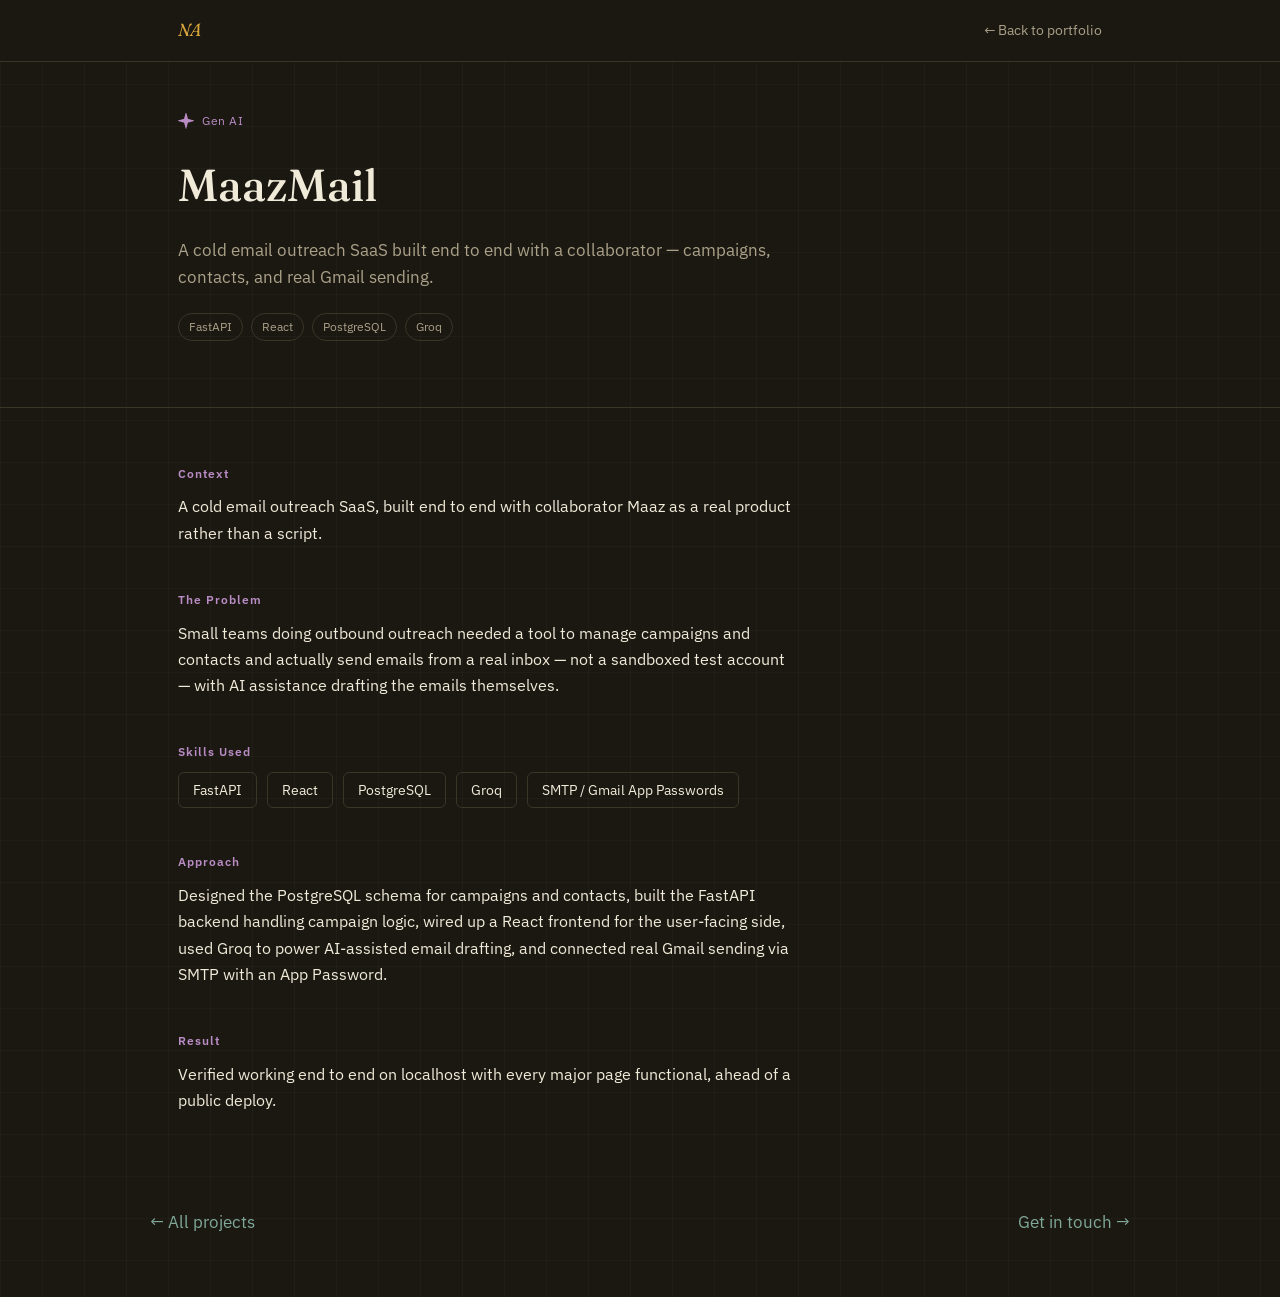
<file: maazmail.html>
<!DOCTYPE html>
<html lang="en">
<head>
<meta charset="UTF-8">
<meta name="viewport" content="width=device-width, initial-scale=1.0">
<title>MaazMail — Nabiha Ahmed</title>
<meta name="description" content="A cold email outreach SaaS built end to end with a collaborator — campaigns, contacts, and real Gmail sending.">
<link rel="preconnect" href="https://fonts.googleapis.com">
<link rel="preconnect" href="https://fonts.gstatic.com" crossorigin>
<link href="https://fonts.googleapis.com/css2?family=Fraunces:ital,opsz,wght@0,9..144,400;0,9..144,500;0,9..144,600;1,9..144,500&family=IBM+Plex+Sans:wght@400;500;600&display=swap" rel="stylesheet">
<link rel="stylesheet" href="style.css">
<style>:root { --card-accent: var(--cat-genai); }</style>
</head>
<body>

<nav class="topnav">
  <div class="topnav-inner">
    <a class="topnav-mark" href="index.html">NA</a>
    <a class="topnav-back" href="index.html#projects">&larr; Back to portfolio</a>
  </div>
</nav>

<header class="detail-hero">
  <div class="section-inner reveal">
    <div class="detail-category">
      <span class="category-icon" style="color: var(--cat-genai);"><svg viewBox="0 0 16 16" fill="currentColor" stroke="currentColor" stroke-width="1.3"><path d="M8 1.3 L9.4 6.3 L14.4 7.7 L9.4 9.1 L8 14.1 L6.6 9.1 L1.6 7.7 L6.6 6.3 Z"/></svg></span>
      Gen AI
    </div>
    <h1>MaazMail</h1>
    <p class="detail-summary">A cold email outreach SaaS built end to end with a collaborator — campaigns, contacts, and real Gmail sending.</p>
    <div class="detail-tags">
      <span class="detail-tag">FastAPI</span>
      <span class="detail-tag">React</span>
      <span class="detail-tag">PostgreSQL</span>
      <span class="detail-tag">Groq</span>
    </div>
    
  </div>
</header>

<main class="detail-body">
  <div class="section-inner">

    <section class="detail-section reveal">
      <div class="detail-section-label">Context</div>
      <p>A cold email outreach SaaS, built end to end with collaborator Maaz as a real product rather than a script.</p>
    </section>

    <section class="detail-section reveal">
      <div class="detail-section-label">The Problem</div>
      <p>Small teams doing outbound outreach needed a tool to manage campaigns and contacts and actually send emails from a real inbox — not a sandboxed test account — with AI assistance drafting the emails themselves.</p>
    </section>

    <section class="detail-section reveal">
      <div class="detail-section-label">Skills Used</div>
      <div class="skills-used-list">
        <span>FastAPI</span>
        <span>React</span>
        <span>PostgreSQL</span>
        <span>Groq</span>
        <span>SMTP / Gmail App Passwords</span>
      </div>
    </section>

    <section class="detail-section reveal">
      <div class="detail-section-label">Approach</div>
      <p>Designed the PostgreSQL schema for campaigns and contacts, built the FastAPI backend handling campaign logic, wired up a React frontend for the user-facing side, used Groq to power AI-assisted email drafting, and connected real Gmail sending via SMTP with an App Password.</p>
    </section>

    <section class="detail-section reveal">
      <div class="detail-section-label">Result</div>
      <p>Verified working end to end on localhost with every major page functional, ahead of a public deploy.</p>
    </section>

  </div>
</main>

<footer class="detail-footer section-inner">
  <a href="index.html#projects">&larr; All projects</a>
  <a href="index.html#contact">Get in touch &rarr;</a>
</footer>

<script src="script.js"></script>
</body>
</html>
</file>
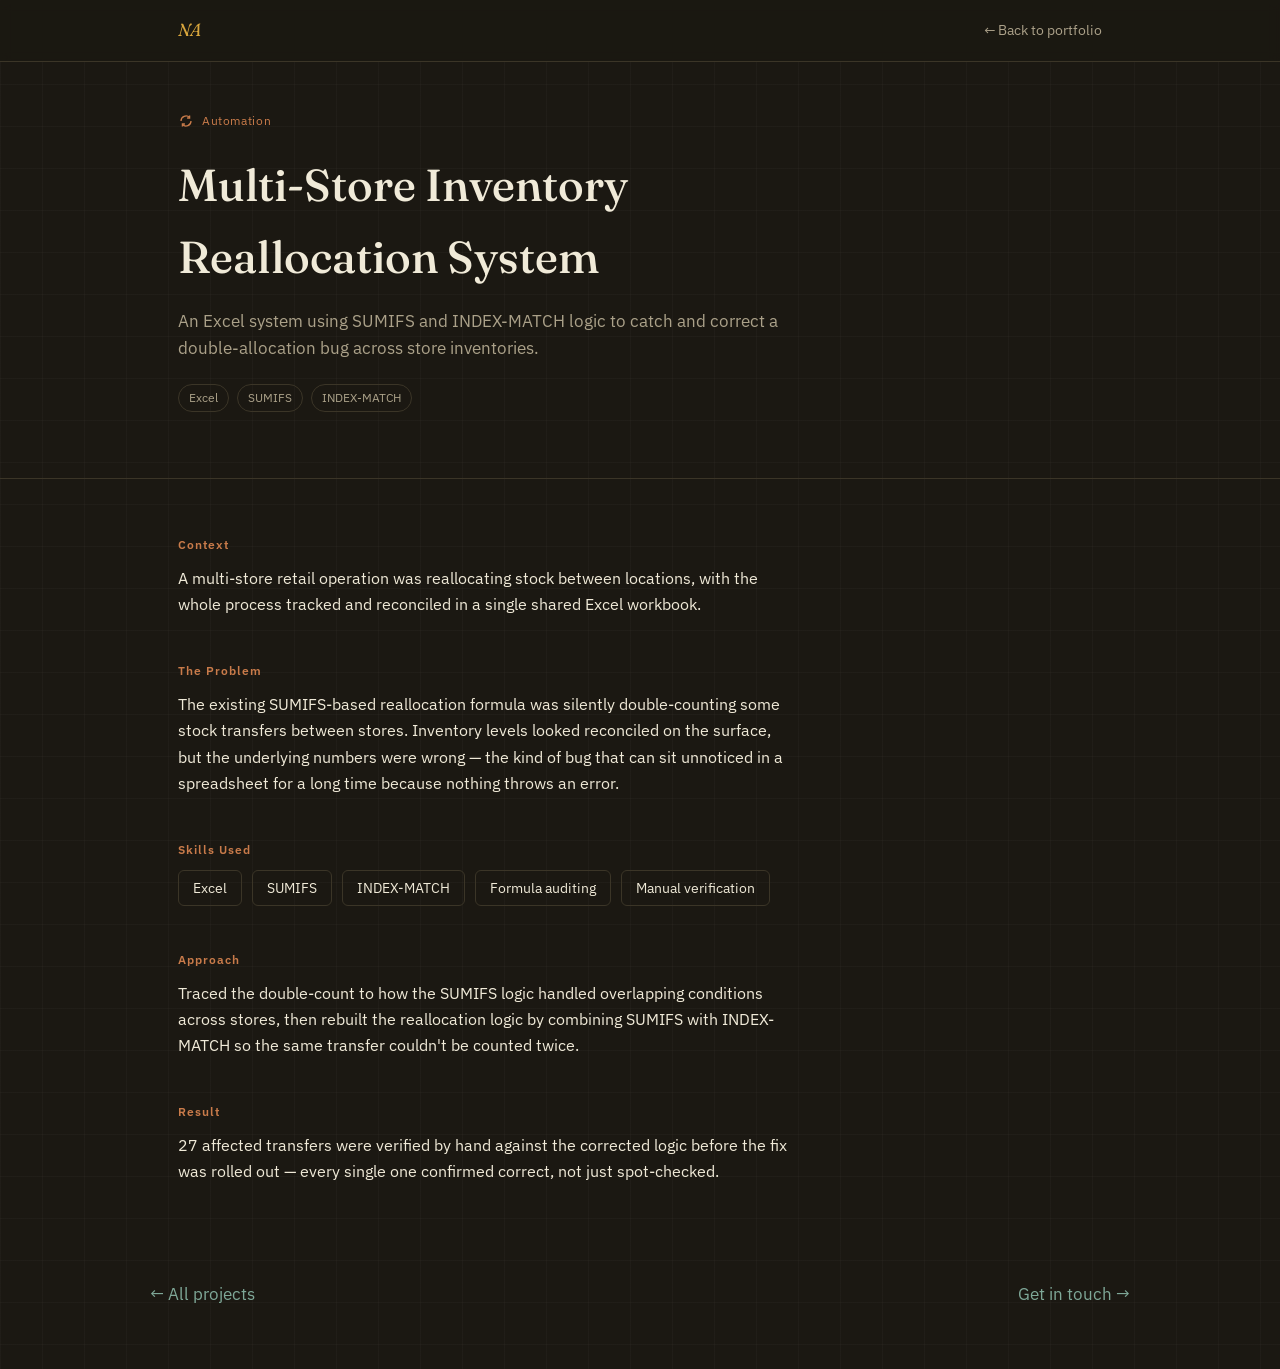
<file: multi-store-inventory-reallocation.html>
<!DOCTYPE html>
<html lang="en">
<head>
<meta charset="UTF-8">
<meta name="viewport" content="width=device-width, initial-scale=1.0">
<title>Multi-Store Inventory Reallocation System — Nabiha Ahmed</title>
<meta name="description" content="An Excel system using SUMIFS and INDEX-MATCH logic to catch and correct a double-allocation bug across store inventories.">
<link rel="preconnect" href="https://fonts.googleapis.com">
<link rel="preconnect" href="https://fonts.gstatic.com" crossorigin>
<link href="https://fonts.googleapis.com/css2?family=Fraunces:ital,opsz,wght@0,9..144,400;0,9..144,500;0,9..144,600;1,9..144,500&family=IBM+Plex+Sans:wght@400;500;600&display=swap" rel="stylesheet">
<link rel="stylesheet" href="style.css">
<style>:root { --card-accent: var(--cat-auto); }</style>
</head>
<body>

<nav class="topnav">
  <div class="topnav-inner">
    <a class="topnav-mark" href="index.html">NA</a>
    <a class="topnav-back" href="index.html#projects">&larr; Back to portfolio</a>
  </div>
</nav>

<header class="detail-hero">
  <div class="section-inner reveal">
    <div class="detail-category">
      <span class="category-icon" style="color: var(--cat-auto);"><svg viewBox="0 0 16 16" fill="currentColor" stroke="currentColor" stroke-width="1.3"><path d="M3 8a5 5 0 0 1 8.6-3.5" fill="none"/><path d="M13 8a5 5 0 0 1-8.6 3.5" fill="none"/><path d="M11.6 2.5v2.5h-2.5" fill="none"/><path d="M4.4 13.5v-2.5h2.5" fill="none"/></svg></span>
      Automation
    </div>
    <h1>Multi-Store Inventory Reallocation System</h1>
    <p class="detail-summary">An Excel system using SUMIFS and INDEX-MATCH logic to catch and correct a double-allocation bug across store inventories.</p>
    <div class="detail-tags">
      <span class="detail-tag">Excel</span>
      <span class="detail-tag">SUMIFS</span>
      <span class="detail-tag">INDEX-MATCH</span>
    </div>
    
  </div>
</header>

<main class="detail-body">
  <div class="section-inner">

    <section class="detail-section reveal">
      <div class="detail-section-label">Context</div>
      <p>A multi-store retail operation was reallocating stock between locations, with the whole process tracked and reconciled in a single shared Excel workbook.</p>
    </section>

    <section class="detail-section reveal">
      <div class="detail-section-label">The Problem</div>
      <p>The existing SUMIFS-based reallocation formula was silently double-counting some stock transfers between stores. Inventory levels looked reconciled on the surface, but the underlying numbers were wrong — the kind of bug that can sit unnoticed in a spreadsheet for a long time because nothing throws an error.</p>
    </section>

    <section class="detail-section reveal">
      <div class="detail-section-label">Skills Used</div>
      <div class="skills-used-list">
        <span>Excel</span>
        <span>SUMIFS</span>
        <span>INDEX-MATCH</span>
        <span>Formula auditing</span>
        <span>Manual verification</span>
      </div>
    </section>

    <section class="detail-section reveal">
      <div class="detail-section-label">Approach</div>
      <p>Traced the double-count to how the SUMIFS logic handled overlapping conditions across stores, then rebuilt the reallocation logic by combining SUMIFS with INDEX-MATCH so the same transfer couldn't be counted twice.</p>
    </section>

    <section class="detail-section reveal">
      <div class="detail-section-label">Result</div>
      <p>27 affected transfers were verified by hand against the corrected logic before the fix was rolled out — every single one confirmed correct, not just spot-checked.</p>
    </section>

  </div>
</main>

<footer class="detail-footer section-inner">
  <a href="index.html#projects">&larr; All projects</a>
  <a href="index.html#contact">Get in touch &rarr;</a>
</footer>

<script src="script.js"></script>
</body>
</html>
</file>
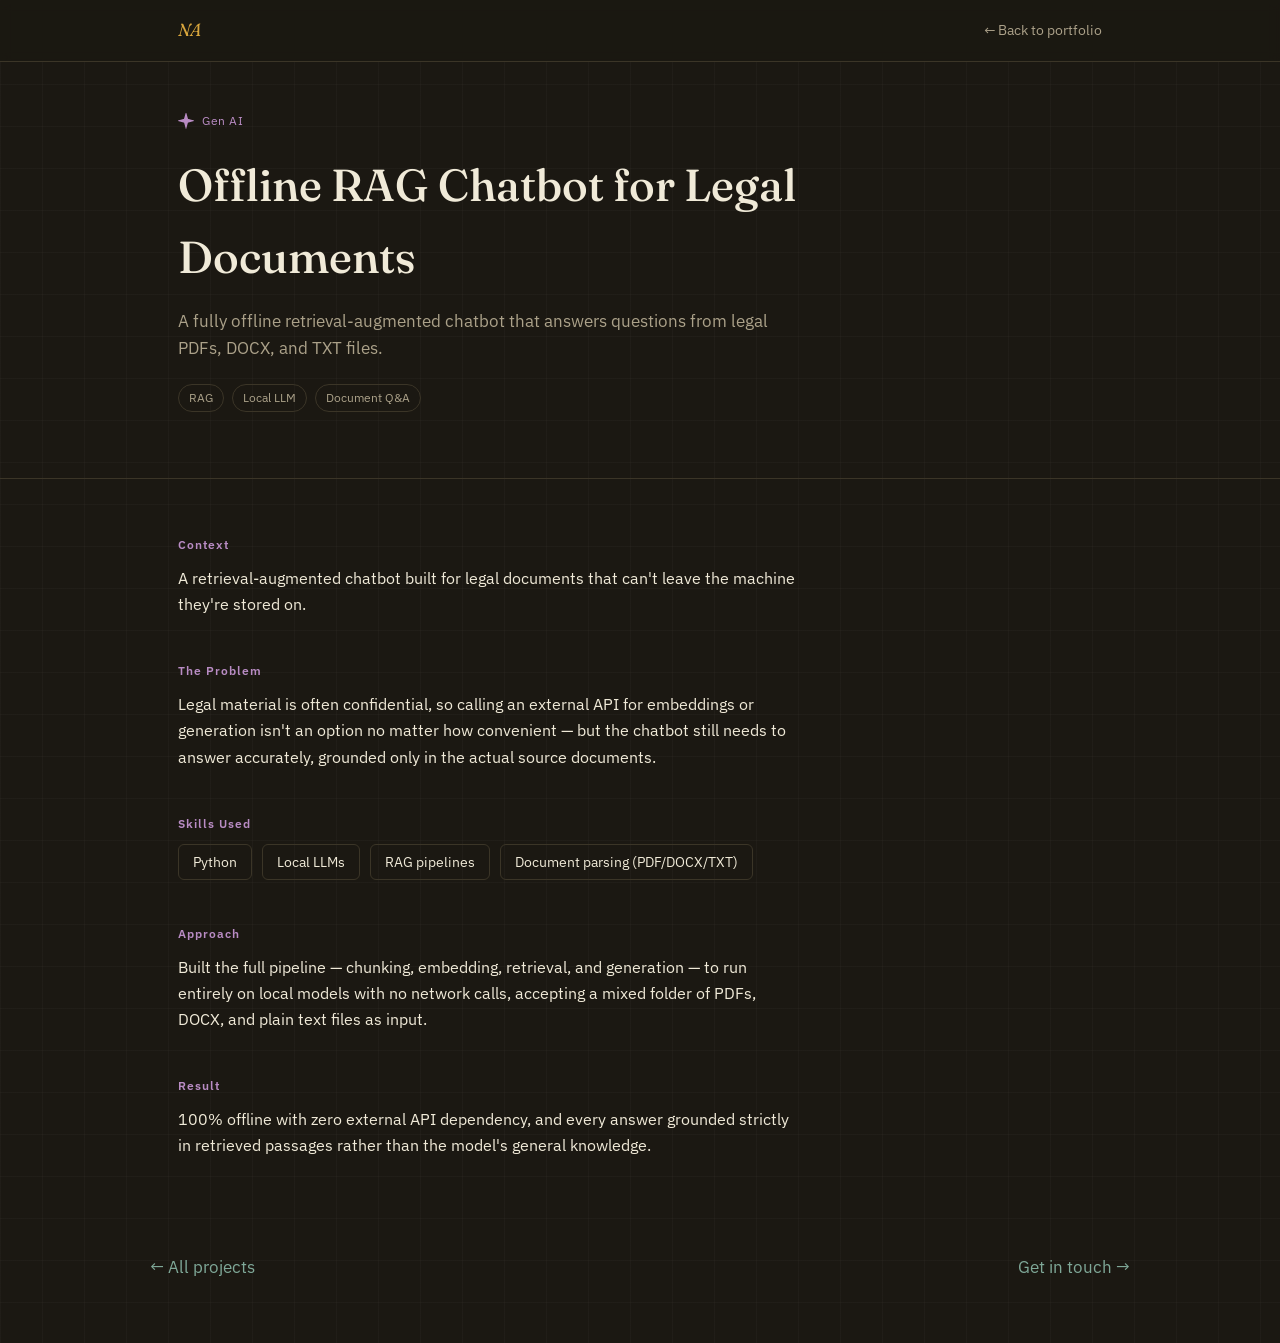
<file: offline-rag-chatbot.html>
<!DOCTYPE html>
<html lang="en">
<head>
<meta charset="UTF-8">
<meta name="viewport" content="width=device-width, initial-scale=1.0">
<title>Offline RAG Chatbot for Legal Documents — Nabiha Ahmed</title>
<meta name="description" content="A fully offline retrieval-augmented chatbot that answers questions from legal PDFs, DOCX, and TXT files.">
<link rel="preconnect" href="https://fonts.googleapis.com">
<link rel="preconnect" href="https://fonts.gstatic.com" crossorigin>
<link href="https://fonts.googleapis.com/css2?family=Fraunces:ital,opsz,wght@0,9..144,400;0,9..144,500;0,9..144,600;1,9..144,500&family=IBM+Plex+Sans:wght@400;500;600&display=swap" rel="stylesheet">
<link rel="stylesheet" href="style.css">
<style>:root { --card-accent: var(--cat-genai); }</style>
</head>
<body>

<nav class="topnav">
  <div class="topnav-inner">
    <a class="topnav-mark" href="index.html">NA</a>
    <a class="topnav-back" href="index.html#projects">&larr; Back to portfolio</a>
  </div>
</nav>

<header class="detail-hero">
  <div class="section-inner reveal">
    <div class="detail-category">
      <span class="category-icon" style="color: var(--cat-genai);"><svg viewBox="0 0 16 16" fill="currentColor" stroke="currentColor" stroke-width="1.3"><path d="M8 1.3 L9.4 6.3 L14.4 7.7 L9.4 9.1 L8 14.1 L6.6 9.1 L1.6 7.7 L6.6 6.3 Z"/></svg></span>
      Gen AI
    </div>
    <h1>Offline RAG Chatbot for Legal Documents</h1>
    <p class="detail-summary">A fully offline retrieval-augmented chatbot that answers questions from legal PDFs, DOCX, and TXT files.</p>
    <div class="detail-tags">
      <span class="detail-tag">RAG</span>
      <span class="detail-tag">Local LLM</span>
      <span class="detail-tag">Document Q&A</span>
    </div>
    
  </div>
</header>

<main class="detail-body">
  <div class="section-inner">

    <section class="detail-section reveal">
      <div class="detail-section-label">Context</div>
      <p>A retrieval-augmented chatbot built for legal documents that can't leave the machine they're stored on.</p>
    </section>

    <section class="detail-section reveal">
      <div class="detail-section-label">The Problem</div>
      <p>Legal material is often confidential, so calling an external API for embeddings or generation isn't an option no matter how convenient — but the chatbot still needs to answer accurately, grounded only in the actual source documents.</p>
    </section>

    <section class="detail-section reveal">
      <div class="detail-section-label">Skills Used</div>
      <div class="skills-used-list">
        <span>Python</span>
        <span>Local LLMs</span>
        <span>RAG pipelines</span>
        <span>Document parsing (PDF/DOCX/TXT)</span>
      </div>
    </section>

    <section class="detail-section reveal">
      <div class="detail-section-label">Approach</div>
      <p>Built the full pipeline — chunking, embedding, retrieval, and generation — to run entirely on local models with no network calls, accepting a mixed folder of PDFs, DOCX, and plain text files as input.</p>
    </section>

    <section class="detail-section reveal">
      <div class="detail-section-label">Result</div>
      <p>100% offline with zero external API dependency, and every answer grounded strictly in retrieved passages rather than the model's general knowledge.</p>
    </section>

  </div>
</main>

<footer class="detail-footer section-inner">
  <a href="index.html#projects">&larr; All projects</a>
  <a href="index.html#contact">Get in touch &rarr;</a>
</footer>

<script src="script.js"></script>
</body>
</html>
</file>
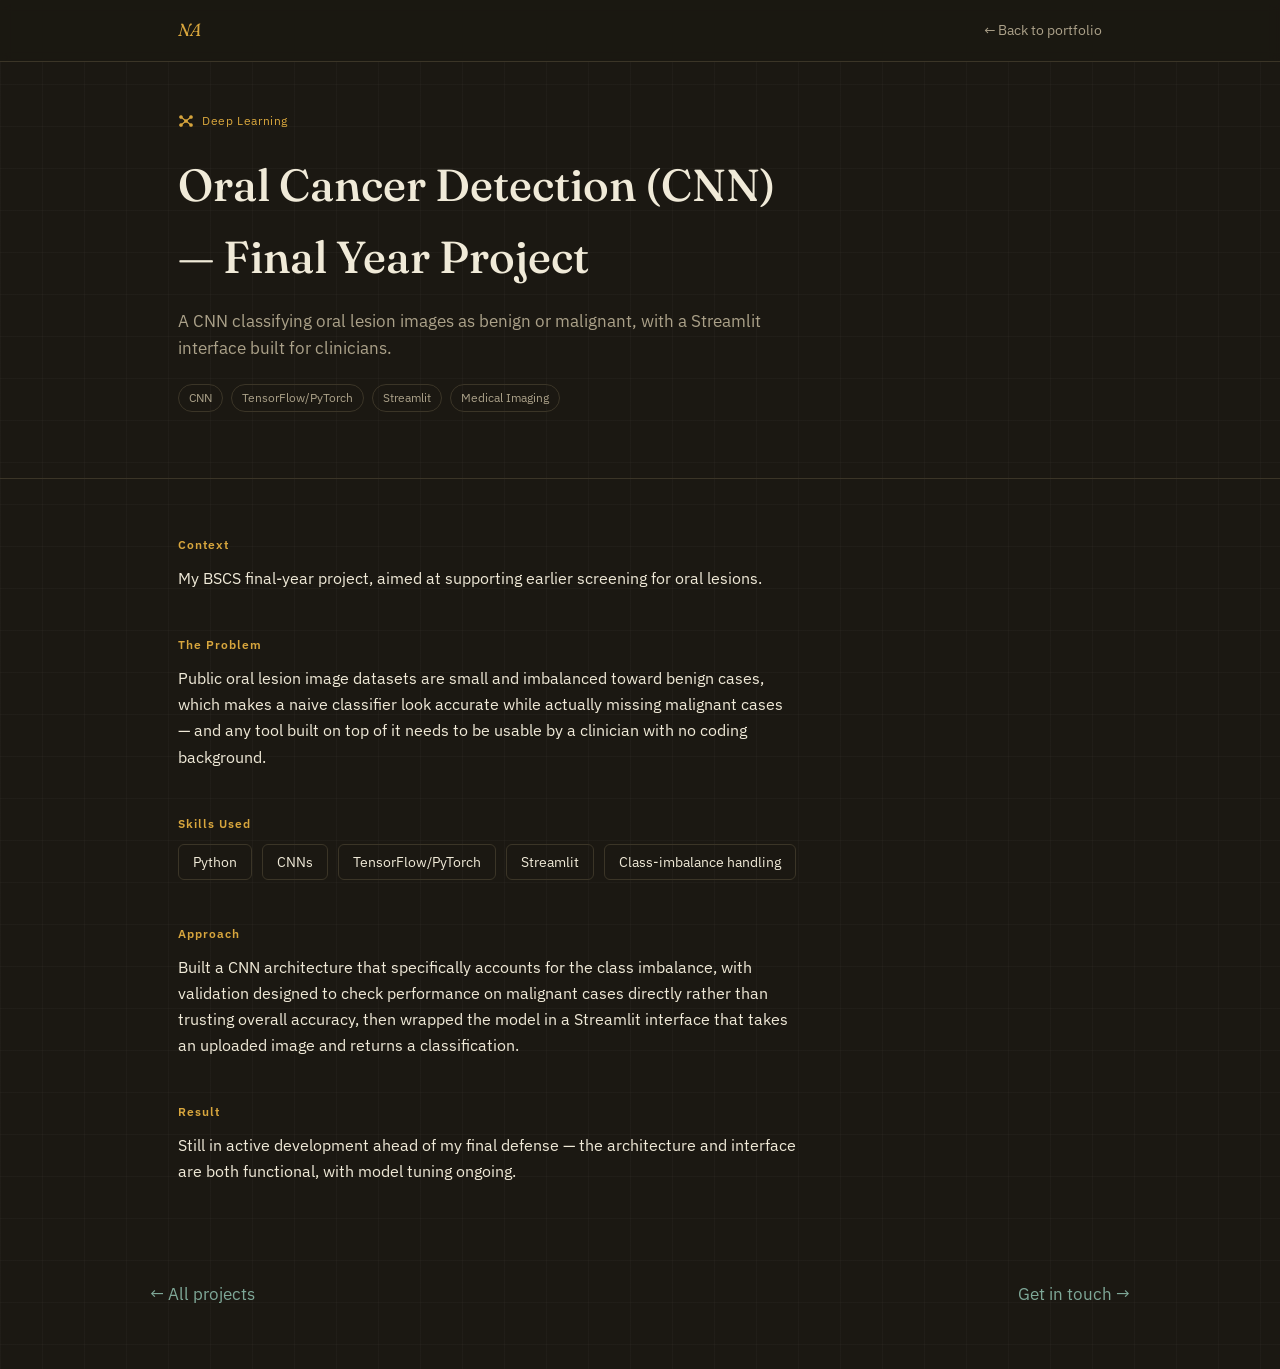
<file: oral-cancer-cnn-fyp.html>
<!DOCTYPE html>
<html lang="en">
<head>
<meta charset="UTF-8">
<meta name="viewport" content="width=device-width, initial-scale=1.0">
<title>Oral Cancer Detection (CNN) — Final Year Project — Nabiha Ahmed</title>
<meta name="description" content="A CNN classifying oral lesion images as benign or malignant, with a Streamlit interface built for clinicians.">
<link rel="preconnect" href="https://fonts.googleapis.com">
<link rel="preconnect" href="https://fonts.gstatic.com" crossorigin>
<link href="https://fonts.googleapis.com/css2?family=Fraunces:ital,opsz,wght@0,9..144,400;0,9..144,500;0,9..144,600;1,9..144,500&family=IBM+Plex+Sans:wght@400;500;600&display=swap" rel="stylesheet">
<link rel="stylesheet" href="style.css">
<style>:root { --card-accent: var(--cat-dl); }</style>
</head>
<body>

<nav class="topnav">
  <div class="topnav-inner">
    <a class="topnav-mark" href="index.html">NA</a>
    <a class="topnav-back" href="index.html#projects">&larr; Back to portfolio</a>
  </div>
</nav>

<header class="detail-hero">
  <div class="section-inner reveal">
    <div class="detail-category">
      <span class="category-icon" style="color: var(--cat-dl);"><svg viewBox="0 0 16 16" fill="currentColor" stroke="currentColor" stroke-width="1.3"><circle cx="3" cy="4" r="1.2"/><circle cx="3" cy="12" r="1.2"/><circle cx="8" cy="8" r="1.2"/><circle cx="13" cy="4" r="1.2"/><circle cx="13" cy="12" r="1.2"/><line x1="3" y1="4" x2="8" y2="8"/><line x1="3" y1="12" x2="8" y2="8"/><line x1="13" y1="4" x2="8" y2="8"/><line x1="13" y1="12" x2="8" y2="8"/></svg></span>
      Deep Learning
    </div>
    <h1>Oral Cancer Detection (CNN) — Final Year Project</h1>
    <p class="detail-summary">A CNN classifying oral lesion images as benign or malignant, with a Streamlit interface built for clinicians.</p>
    <div class="detail-tags">
      <span class="detail-tag">CNN</span>
      <span class="detail-tag">TensorFlow/PyTorch</span>
      <span class="detail-tag">Streamlit</span>
      <span class="detail-tag">Medical Imaging</span>
    </div>
    
  </div>
</header>

<main class="detail-body">
  <div class="section-inner">

    <section class="detail-section reveal">
      <div class="detail-section-label">Context</div>
      <p>My BSCS final-year project, aimed at supporting earlier screening for oral lesions.</p>
    </section>

    <section class="detail-section reveal">
      <div class="detail-section-label">The Problem</div>
      <p>Public oral lesion image datasets are small and imbalanced toward benign cases, which makes a naive classifier look accurate while actually missing malignant cases — and any tool built on top of it needs to be usable by a clinician with no coding background.</p>
    </section>

    <section class="detail-section reveal">
      <div class="detail-section-label">Skills Used</div>
      <div class="skills-used-list">
        <span>Python</span>
        <span>CNNs</span>
        <span>TensorFlow/PyTorch</span>
        <span>Streamlit</span>
        <span>Class-imbalance handling</span>
      </div>
    </section>

    <section class="detail-section reveal">
      <div class="detail-section-label">Approach</div>
      <p>Built a CNN architecture that specifically accounts for the class imbalance, with validation designed to check performance on malignant cases directly rather than trusting overall accuracy, then wrapped the model in a Streamlit interface that takes an uploaded image and returns a classification.</p>
    </section>

    <section class="detail-section reveal">
      <div class="detail-section-label">Result</div>
      <p>Still in active development ahead of my final defense — the architecture and interface are both functional, with model tuning ongoing.</p>
    </section>

  </div>
</main>

<footer class="detail-footer section-inner">
  <a href="index.html#projects">&larr; All projects</a>
  <a href="index.html#contact">Get in touch &rarr;</a>
</footer>

<script src="script.js"></script>
</body>
</html>
</file>
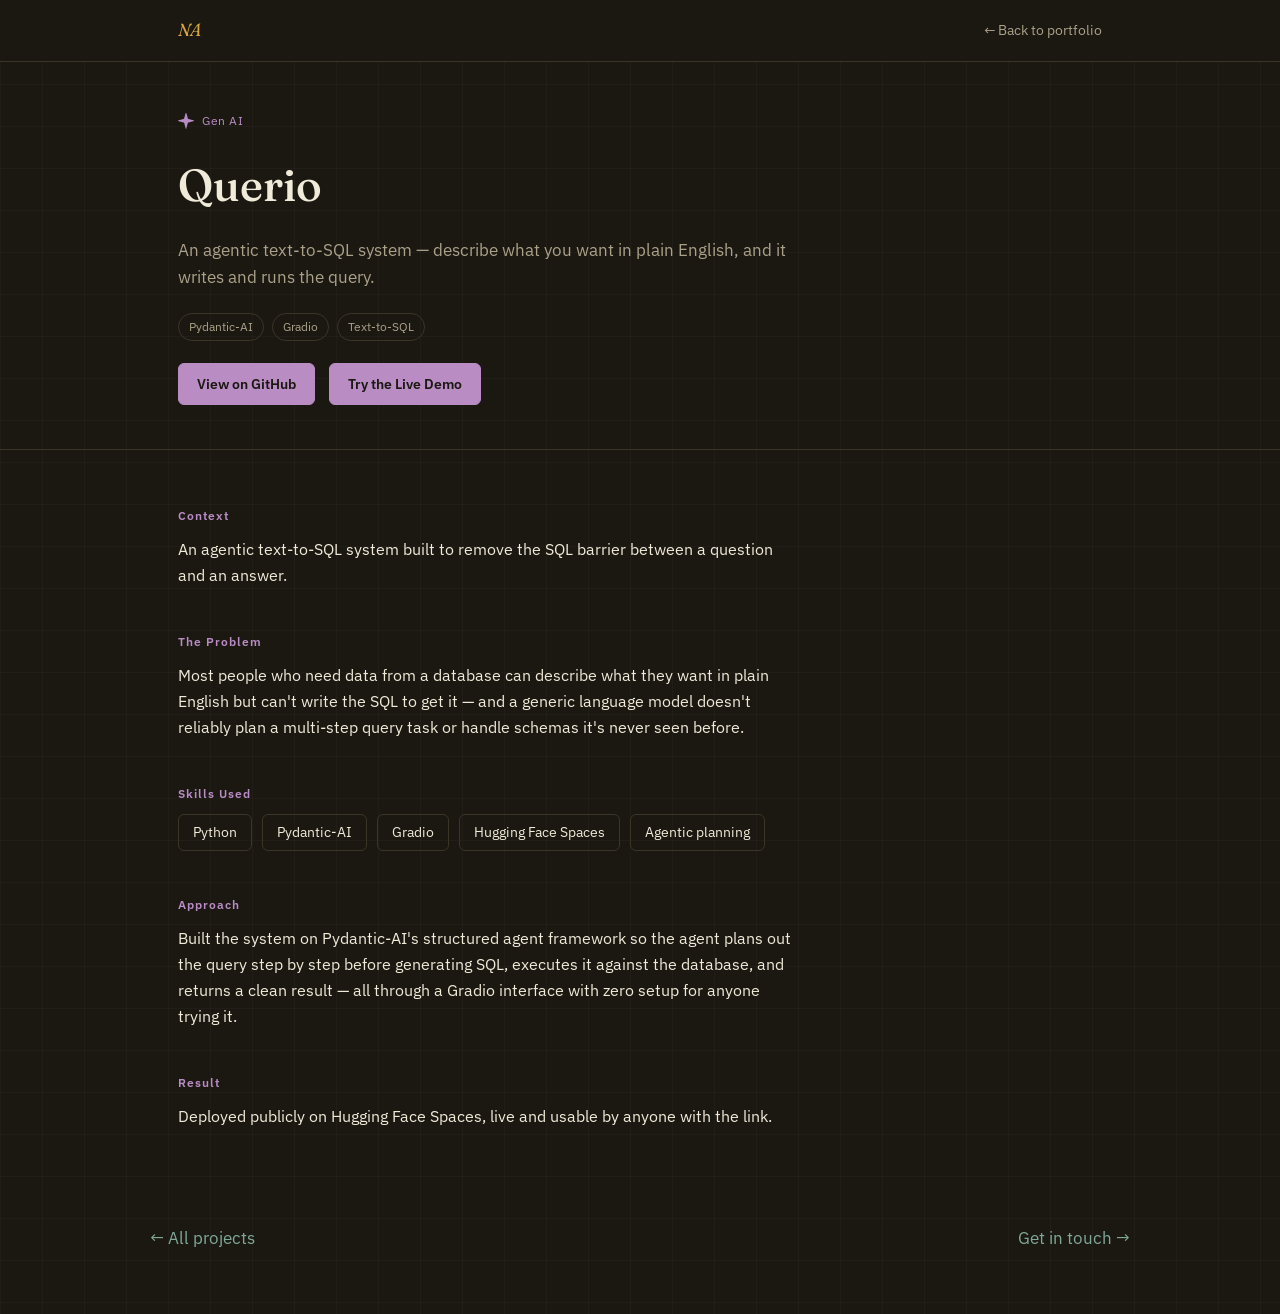
<file: querio.html>
<!DOCTYPE html>
<html lang="en">
<head>
<meta charset="UTF-8">
<meta name="viewport" content="width=device-width, initial-scale=1.0">
<title>Querio — Nabiha Ahmed</title>
<meta name="description" content="An agentic text-to-SQL system — describe what you want in plain English, and it writes and runs the query.">
<link rel="preconnect" href="https://fonts.googleapis.com">
<link rel="preconnect" href="https://fonts.gstatic.com" crossorigin>
<link href="https://fonts.googleapis.com/css2?family=Fraunces:ital,opsz,wght@0,9..144,400;0,9..144,500;0,9..144,600;1,9..144,500&family=IBM+Plex+Sans:wght@400;500;600&display=swap" rel="stylesheet">
<link rel="stylesheet" href="style.css">
<style>:root { --card-accent: var(--cat-genai); }</style>
</head>
<body>

<nav class="topnav">
  <div class="topnav-inner">
    <a class="topnav-mark" href="index.html">NA</a>
    <a class="topnav-back" href="index.html#projects">&larr; Back to portfolio</a>
  </div>
</nav>

<header class="detail-hero">
  <div class="section-inner reveal">
    <div class="detail-category">
      <span class="category-icon" style="color: var(--cat-genai);"><svg viewBox="0 0 16 16" fill="currentColor" stroke="currentColor" stroke-width="1.3"><path d="M8 1.3 L9.4 6.3 L14.4 7.7 L9.4 9.1 L8 14.1 L6.6 9.1 L1.6 7.7 L6.6 6.3 Z"/></svg></span>
      Gen AI
    </div>
    <h1>Querio</h1>
    <p class="detail-summary">An agentic text-to-SQL system — describe what you want in plain English, and it writes and runs the query.</p>
    <div class="detail-tags">
      <span class="detail-tag">Pydantic-AI</span>
      <span class="detail-tag">Gradio</span>
      <span class="detail-tag">Text-to-SQL</span>
    </div>
    <div class="detail-links">
      <a class="detail-link-btn" href="https://github.com/nabihahmed19-collab/querio-text-to-sql" target="_blank" rel="noopener">View on GitHub</a>
      <a class="detail-link-btn" href="https://huggingface.co/spaces/NabihaAhmed/querio-text-to-sql" target="_blank" rel="noopener">Try the Live Demo</a>
    </div>
  </div>
</header>

<main class="detail-body">
  <div class="section-inner">

    <section class="detail-section reveal">
      <div class="detail-section-label">Context</div>
      <p>An agentic text-to-SQL system built to remove the SQL barrier between a question and an answer.</p>
    </section>

    <section class="detail-section reveal">
      <div class="detail-section-label">The Problem</div>
      <p>Most people who need data from a database can describe what they want in plain English but can't write the SQL to get it — and a generic language model doesn't reliably plan a multi-step query task or handle schemas it's never seen before.</p>
    </section>

    <section class="detail-section reveal">
      <div class="detail-section-label">Skills Used</div>
      <div class="skills-used-list">
        <span>Python</span>
        <span>Pydantic-AI</span>
        <span>Gradio</span>
        <span>Hugging Face Spaces</span>
        <span>Agentic planning</span>
      </div>
    </section>

    <section class="detail-section reveal">
      <div class="detail-section-label">Approach</div>
      <p>Built the system on Pydantic-AI's structured agent framework so the agent plans out the query step by step before generating SQL, executes it against the database, and returns a clean result — all through a Gradio interface with zero setup for anyone trying it.</p>
    </section>

    <section class="detail-section reveal">
      <div class="detail-section-label">Result</div>
      <p>Deployed publicly on Hugging Face Spaces, live and usable by anyone with the link.</p>
    </section>

  </div>
</main>

<footer class="detail-footer section-inner">
  <a href="index.html#projects">&larr; All projects</a>
  <a href="index.html#contact">Get in touch &rarr;</a>
</footer>

<script src="script.js"></script>
</body>
</html>
</file>
<file: style.css>
/* ===== Tokens ===== */
:root {
  --bg: #1B1812;
  --bg-panel: #211D16;
  --bg-panel-hover: #262119;
  --hairline: #3B3527;
  --text: #F0EAD8;
  --text-muted: #ABA189;
  --gold: #D8A63D;
  --teal: #7FA898;

  --cat-ml: #7FA898;    /* Machine Learning */
  --cat-dl: #D8A63D;    /* Deep Learning */
  --cat-data: #8FA9C9;  /* Data Analysis with Python */
  --cat-genai: #B98CC4; /* Gen AI */
  --cat-auto: #C97B4A;  /* Automation */

  --font-display: "Fraunces", serif;
  --font-body: "IBM Plex Sans", sans-serif;
  --measure: 62ch;
}

* { box-sizing: border-box; }
html { scroll-behavior: smooth; }

@keyframes reveal-up {
  from { opacity: 0; transform: translateY(20px); }
  to { opacity: 1; transform: translateY(0); }
}
@keyframes line-grow {
  from { transform: scaleX(0); }
  to { transform: scaleX(1); }
}
@keyframes spin-cw {
  from { transform: rotate(0deg); }
  to { transform: rotate(360deg); }
}
@keyframes spin-ccw {
  from { transform: rotate(0deg); }
  to { transform: rotate(-360deg); }
}
@keyframes reveal-scale {
  from { opacity: 0; transform: scale(0.82); }
  to { opacity: 1; transform: scale(1); }
}
@keyframes pulse-glow {
  0%, 100% { box-shadow: 0 0 0 0 rgba(216, 166, 61, 0.28), 0 0 22px 4px rgba(216, 166, 61, 0.35); }
  50% { box-shadow: 0 0 0 16px rgba(216, 166, 61, 0), 0 0 30px 8px rgba(216, 166, 61, 0.5); }
}

body {
  margin: 0;
  background: var(--bg);
  background-image:
    linear-gradient(rgba(240, 234, 216, 0.028) 1px, transparent 1px),
    linear-gradient(90deg, rgba(240, 234, 216, 0.028) 1px, transparent 1px);
  background-size: 42px 42px;
  color: var(--text);
  font-family: var(--font-body);
  font-size: 17px;
  line-height: 1.6;
  -webkit-font-smoothing: antialiased;
}
h1, h2, h3 { font-family: var(--font-display); font-weight: 500; margin: 0; color: var(--text); }
p { margin: 0; }
a { color: var(--teal); text-decoration: none; border-bottom: 1px solid transparent; transition: border-color 0.15s ease, opacity 0.15s ease; }
a:hover, a:focus-visible { border-bottom-color: var(--teal); }
:focus-visible { outline: 2px solid var(--gold); outline-offset: 3px; }
.section-inner { max-width: 980px; margin: 0 auto; padding: 0 28px; }

/* ===== Scroll reveal (generic, used on every section) ===== */
.reveal {
  opacity: 0;
  transform: translateY(24px);
  transition: opacity 0.7s cubic-bezier(0.16, 1, 0.3, 1), transform 0.7s cubic-bezier(0.16, 1, 0.3, 1);
}
.reveal.in-view { opacity: 1; transform: translateY(0); }
.reveal-stagger > * {
  opacity: 0;
  transform: translateY(20px);
  transition: opacity 0.6s cubic-bezier(0.16, 1, 0.3, 1), transform 0.6s cubic-bezier(0.16, 1, 0.3, 1);
}
.reveal-stagger.in-view > *:nth-child(1) { transition-delay: 0.02s; }
.reveal-stagger.in-view > *:nth-child(2) { transition-delay: 0.1s; }
.reveal-stagger.in-view > *:nth-child(3) { transition-delay: 0.18s; }
.reveal-stagger.in-view > *:nth-child(4) { transition-delay: 0.26s; }
.reveal-stagger.in-view > *:nth-child(5) { transition-delay: 0.34s; }
.reveal-stagger.in-view > *:nth-child(6) { transition-delay: 0.42s; }
.reveal-stagger.in-view > * { opacity: 1; transform: translateY(0); }

/* ===== Top nav ===== */
.topnav {
  position: sticky;
  top: 0;
  z-index: 50;
  background: rgba(27, 24, 18, 0.88);
  backdrop-filter: blur(6px);
  border-bottom: 1px solid var(--hairline);
}
.topnav-inner {
  max-width: 980px;
  margin: 0 auto;
  padding: 16px 28px;
  display: flex;
  align-items: center;
  justify-content: space-between;
}
.topnav-mark {
  font-family: var(--font-display);
  font-style: italic;
  color: var(--gold);
  font-size: 1.1rem;
}
.topnav-status {
  display: flex;
  align-items: center;
  gap: 8px;
  font-size: 0.8rem;
  color: var(--text-muted);
}
.topnav-status-dot {
  width: 7px; height: 7px;
  border-radius: 50%;
  background: var(--gold);
  animation: pulse-glow 2.4s ease-in-out infinite;
}
.topnav-links { display: flex; gap: 26px; align-items: center; }
.topnav-links a {
  position: relative;
  font-size: 0.88rem;
  color: var(--text-muted);
  border-bottom: none;
  padding-bottom: 3px;
}
.topnav-links a::after {
  content: "";
  position: absolute;
  left: 0; right: 0; bottom: 0;
  height: 1px;
  background: var(--gold);
  transform: scaleX(0);
  transform-origin: left center;
  transition: transform 0.25s ease;
}
.topnav-links a:hover { color: var(--text); }
.topnav-links a:hover::after,
.topnav-links a.nav-active::after { transform: scaleX(1); }
.topnav-links a.nav-active { color: var(--gold); }
.topnav-back { font-size: 0.88rem; color: var(--text-muted); }

/* ===== Hero ===== */
.hero { padding: 88px 0 72px; border-bottom: 1px solid var(--hairline); }
.hero-inner {
  max-width: 980px;
  margin: 0 auto;
  padding: 0 28px;
  display: flex;
  align-items: center;
  justify-content: space-between;
  gap: 48px;
  text-align: left;
}
.hero-text { flex: 1 1 440px; max-width: 540px; }
.hero-orbit { flex: 0 0 auto; }

.hero-text > * {
  opacity: 0;
  animation: reveal-up 0.9s cubic-bezier(0.16, 1, 0.3, 1) forwards;
}
.hero-text > *:nth-child(1) { animation-delay: 0.05s; }
.hero-text > *:nth-child(2) { animation-delay: 0.18s; }
.hero-text > *:nth-child(3) { animation-delay: 0.32s; }
.hero-text > *:nth-child(4) { animation-delay: 0.46s; }
.hero-text > *:nth-child(5) { animation-delay: 0.6s; }

.hero-orbit {
  opacity: 0;
  animation: reveal-scale 1.1s cubic-bezier(0.16, 1, 0.3, 1) forwards;
  animation-delay: 0.3s;
}

.hero h1 { font-size: clamp(2.3rem, 5vw, 3.2rem); letter-spacing: -0.01em; margin-bottom: 18px; }
.tagline { font-size: 1.12rem; color: var(--text); max-width: 46ch; margin: 0 0 14px; }
.hero-status { color: var(--gold); font-size: 0.96rem; max-width: 44ch; margin: 0 0 18px; }
.hero-meta { color: var(--text-muted); font-size: 0.92rem; margin-bottom: 32px; }
.hero-links { display: flex; gap: 16px; align-items: center; flex-wrap: wrap; }
.hero-btn {
  display: inline-block;
  font-size: 0.92rem;
  padding: 12px 24px;
  border-radius: 6px;
  border-bottom: none;
  font-weight: 600;
  transition: transform 0.2s ease, filter 0.2s ease, border-color 0.2s ease, color 0.2s ease;
}
.hero-btn-primary {
  background: var(--gold);
  color: var(--bg);
  border: 1px solid var(--gold);
}
.hero-btn-primary:hover { filter: brightness(1.08); transform: translateY(-2px); border-bottom: none; }
.hero-btn-secondary {
  background: transparent;
  color: var(--text);
  border: 1px solid var(--hairline);
}
.hero-btn-secondary:hover { border-color: var(--gold); color: var(--gold); transform: translateY(-2px); border-bottom: 1px solid var(--gold); }

@media (max-width: 860px) {
  .hero-inner { flex-direction: column-reverse; text-align: center; gap: 40px; }
  .hero-text { max-width: 520px; text-align: center; }
  .tagline, .hero-status { margin-left: auto; margin-right: auto; }
  .hero-links { justify-content: center; }
}

/* ===== Orbit (replaces a photo) ===== */
.orbit-wrap {
  width: 320px;
  height: 320px;
  margin: 8px auto 12px;
  position: relative;
}
.orbit-core {
  position: absolute;
  top: 50%; left: 50%;
  width: 58px; height: 58px;
  margin: -29px 0 0 -29px;
  border-radius: 50%;
  background: radial-gradient(circle at 35% 30%, #F3D98B, #D8A63D 60%, #93701F 100%);
  animation: pulse-glow 3.2s ease-in-out infinite;
  z-index: 2;
}
.orbit-core-halo {
  position: absolute;
  top: 50%; left: 50%;
  width: 84px; height: 84px;
  margin: -42px 0 0 -42px;
  border-radius: 50%;
  border: 1px dashed rgba(216, 166, 61, 0.35);
  animation: spin-cw 46s linear infinite;
  z-index: 1;
}
.orbit-ring {
  position: absolute;
  top: 50%; left: 50%;
  width: 0; height: 0;
}
.orbit-ring-a { animation: spin-cw 26s linear infinite; }
.orbit-ring-b { animation: spin-cw 38s linear infinite; }
.orbit-chip {
  position: absolute;
  top: 0; left: 0;
}
.orbit-chip-counter {
  position: absolute;
  top: 0; left: 0;
}
.orbit-chip-label {
  position: absolute;
  top: 0; left: 0;
  transform: translate(-50%, -50%);
}
.orbit-chip-label span {
  display: inline-block;
  background: var(--bg-panel);
  border: 1px solid var(--hairline);
  color: var(--text-muted);
  font-size: 0.72rem;
  padding: 5px 11px;
  border-radius: 999px;
  white-space: nowrap;
}

@media (max-width: 480px) {
  .orbit-wrap { width: 260px; height: 260px; }
}

/* ===== Stats strip ===== */
.stats-strip { padding: 44px 0; border-bottom: 1px solid var(--hairline); }
.stats-grid {
  display: grid;
  grid-template-columns: repeat(4, 1fr);
  gap: 20px;
  text-align: center;
}
.stat-item .stat-number {
  font-family: var(--font-display);
  font-size: clamp(1.8rem, 4vw, 2.4rem);
  color: var(--gold);
  display: block;
  margin-bottom: 4px;
}
.stat-item .stat-label {
  font-size: 0.82rem;
  color: var(--text-muted);
}
@media (max-width: 720px) {
  .stats-grid { grid-template-columns: repeat(2, 1fr); gap: 28px 16px; }
}

/* ===== Category icon (replaces plain dot) ===== */
.category-icon {
  width: 16px; height: 16px;
  flex-shrink: 0;
  display: inline-flex;
  align-items: center;
  justify-content: center;
}
.category-icon svg { width: 100%; height: 100%; }

/* ===== Mini charts on project cards ===== */
.card-chart { margin-bottom: 14px; }
.chart-bar-track {
  width: 100%;
  height: 6px;
  background: var(--hairline);
  border-radius: 999px;
  overflow: hidden;
  margin-bottom: 6px;
}
.chart-bar-fill {
  height: 100%;
  width: 0%;
  background: var(--card-accent, var(--gold));
  border-radius: 999px;
  transition: width 1.1s cubic-bezier(0.16, 1, 0.3, 1);
}
.chart-caption { font-size: 0.8rem; color: var(--text-muted); }
.chart-compare { display: flex; gap: 10px; align-items: flex-end; height: 40px; margin-bottom: 6px; }
.chart-compare-col { flex: 1; display: flex; flex-direction: column; align-items: center; gap: 4px; justify-content: flex-end; height: 100%; }
.chart-compare-bar {
  width: 60%;
  background: var(--hairline);
  border-radius: 3px 3px 0 0;
  height: 4px;
  transition: height 1.1s cubic-bezier(0.16, 1, 0.3, 1);
}
.chart-compare-col.is-after .chart-compare-bar { background: var(--card-accent, var(--gold)); }
.chart-compare-tick { font-size: 0.7rem; color: var(--text-muted); }
.journey { padding: 76px 0; border-bottom: 1px solid var(--hairline); }
.journey h2 { font-size: 1.75rem; margin-bottom: 10px; }
.journey-intro { color: var(--text-muted); margin-bottom: 44px; max-width: var(--measure); }
.path-track { list-style: none; margin: 0; padding: 0; display: grid; grid-template-columns: repeat(4, 1fr); gap: 0; }
.path-node { position: relative; padding: 28px 20px 0 0; opacity: 0; }
.path-node::before {
  content: ""; position: absolute; top: 0; left: 0; right: 20px; height: 2px;
  background: var(--hairline); transform-origin: left center; transform: scaleX(0);
}
.path-node-current::before { background: var(--gold); }
.path-node:last-child { padding-right: 0; }
.path-node:last-child::before { right: 0; }
.path-track.in-view .path-node { animation: reveal-up 0.6s cubic-bezier(0.16, 1, 0.3, 1) forwards; }
.path-track.in-view .path-node::before { animation: line-grow 0.5s ease-out forwards; }
.path-track.in-view .path-node:nth-child(1) { animation-delay: 0.05s; }
.path-track.in-view .path-node:nth-child(1)::before { animation-delay: 0.05s; }
.path-track.in-view .path-node:nth-child(2) { animation-delay: 0.25s; }
.path-track.in-view .path-node:nth-child(2)::before { animation-delay: 0.25s; }
.path-track.in-view .path-node:nth-child(3) { animation-delay: 0.45s; }
.path-track.in-view .path-node:nth-child(3)::before { animation-delay: 0.45s; }
.path-track.in-view .path-node:nth-child(4) { animation-delay: 0.65s; }
.path-track.in-view .path-node:nth-child(4)::before { animation-delay: 0.65s; }
.path-dot { position: absolute; top: -6px; left: 0; width: 10px; height: 10px; border-radius: 50%; background: var(--hairline); }
.path-node-current .path-dot { background: var(--gold); }
.path-node h3 { font-size: 1.05rem; margin-bottom: 8px; }
.path-node p { color: var(--text-muted); font-size: 0.92rem; max-width: 26ch; }
.path-node-current h3 { color: var(--gold); }

/* ===== Projects ===== */
.projects { padding: 76px 0; border-bottom: 1px solid var(--hairline); }
.projects-head { margin-bottom: 8px; }
.projects h2 { font-size: 1.75rem; margin-bottom: 10px; }
.projects-intro { color: var(--text-muted); margin-bottom: 44px; max-width: var(--measure); }

.category-block { margin-bottom: 52px; }
.category-block:last-child { margin-bottom: 0; }
.category-heading {
  display: flex;
  align-items: center;
  gap: 12px;
  margin-bottom: 22px;
}
.category-dot { width: 9px; height: 9px; border-radius: 50%; flex-shrink: 0; }
.category-heading h3 {
  font-family: var(--font-body);
  font-weight: 600;
  font-size: 0.85rem;
  letter-spacing: 0.06em;
  color: var(--text-muted);
}

.card-grid {
  display: grid;
  grid-template-columns: repeat(2, 1fr);
  gap: 18px;
}
.project-card {
  background: var(--bg-panel);
  border: 1px solid var(--hairline);
  border-top: 3px solid var(--card-accent, var(--hairline));
  border-radius: 8px;
  padding: 22px 22px 20px;
  transition: transform 0.25s cubic-bezier(0.16, 1, 0.3, 1), border-color 0.25s ease, background 0.25s ease;
}
.project-card:hover {
  transform: translateY(-4px);
  background: var(--bg-panel-hover);
  border-color: var(--card-accent, var(--hairline));
}
.card-status {
  display: inline-block;
  font-size: 0.72rem;
  color: var(--text-muted);
  border: 1px solid var(--hairline);
  border-radius: 999px;
  padding: 2px 10px;
  margin-bottom: 12px;
}
.card-status.status-live { color: var(--gold); border-color: var(--gold); }
.project-card h4 {
  font-family: var(--font-display);
  font-size: 1.15rem;
  font-weight: 500;
  margin-bottom: 8px;
}
.project-card .card-summary { color: var(--text-muted); font-size: 0.93rem; margin-bottom: 14px; }
.card-metric { color: var(--gold); font-size: 0.85rem; margin-bottom: 14px; }
.card-open {
  display: inline-block;
  font-size: 0.85rem;
  color: var(--text);
  border-bottom: 1px solid var(--hairline);
}
.project-card:hover .card-open { border-bottom-color: var(--card-accent, var(--teal)); color: var(--card-accent, var(--text)); }

@media (max-width: 720px) {
  .card-grid { grid-template-columns: 1fr; }
}

/* ===== Skillset ===== */
.skillset { padding: 76px 0; border-bottom: 1px solid var(--hairline); }
.skillset h2 { font-size: 1.75rem; margin-bottom: 40px; }
.skill-groups { display: grid; grid-template-columns: repeat(3, 1fr); gap: 30px 40px; }
.skill-group {
  padding: 18px 0 0;
  border-top: 2px solid var(--hairline);
  transition: border-color 0.25s ease;
}
.skill-group:hover { border-top-color: var(--gold); }
.skill-group h3 { font-size: 0.92rem; color: var(--gold); margin-bottom: 8px; font-family: var(--font-body); font-weight: 600; }
.skill-group p { color: var(--text-muted); font-size: 0.94rem; line-height: 1.7; }
.skill-group .py-emphasis { color: var(--text); font-weight: 600; }

/* ===== Certifications ===== */
.certifications { padding: 76px 0; border-bottom: 1px solid var(--hairline); }
.certifications h2 { font-size: 1.75rem; margin-bottom: 40px; }
.cert-list { border-top: 1px solid var(--hairline); }
.cert-entry {
  display: flex;
  justify-content: space-between;
  align-items: baseline;
  gap: 20px;
  padding: 18px 0;
  border-bottom: 1px solid var(--hairline);
  transition: padding-left 0.2s ease;
}
.cert-entry:hover { padding-left: 8px; }
.cert-name { font-family: var(--font-display); font-size: 1.05rem; }
.cert-issuer { color: var(--text-muted); font-size: 0.9rem; text-align: right; }
.cert-ongoing { color: var(--gold); font-size: 0.78rem; border: 1px solid var(--gold); border-radius: 999px; padding: 1px 9px; margin-left: 10px; }

/* ===== Contact ===== */
.contact { padding: 76px 0 60px; }
.contact h2 { font-size: 1.75rem; margin-bottom: 14px; }
.contact-intro { color: var(--text-muted); margin-bottom: 36px; max-width: var(--measure); }
.contact-grid { display: grid; grid-template-columns: repeat(4, 1fr); gap: 14px; margin-bottom: 44px; }
.contact-box {
  display: flex;
  flex-direction: column;
  gap: 10px;
  background: var(--bg-panel);
  border: 1px solid var(--hairline);
  border-radius: 8px;
  padding: 20px 18px;
  transition: transform 0.2s ease, border-color 0.2s ease, background 0.2s ease;
}
.contact-box:hover { transform: translateY(-3px); border-color: var(--gold); background: var(--bg-panel-hover); }
.contact-box-icon {
  width: 34px; height: 34px;
  border-radius: 50%;
  border: 1px solid var(--hairline);
  display: flex; align-items: center; justify-content: center;
  font-size: 0.78rem;
  color: var(--gold);
  font-family: var(--font-display);
  font-style: italic;
}
.contact-box-label { font-size: 0.95rem; color: var(--text); border-bottom: none; }
.footer-note { color: var(--text-muted); font-size: 0.85rem; }

@media (max-width: 720px) {
  .contact-grid { grid-template-columns: repeat(2, 1fr); }
}

/* ===== Project detail page ===== */
.detail-hero { padding: 48px 0 44px; border-bottom: 1px solid var(--hairline); }
.detail-category {
  display: inline-flex;
  align-items: center;
  gap: 8px;
  font-size: 0.78rem;
  letter-spacing: 0.05em;
  color: var(--card-accent, var(--gold));
  margin-bottom: 18px;
}
.detail-category .category-dot { background: var(--card-accent, var(--gold)); }
.detail-hero h1 { font-size: clamp(2rem, 4.5vw, 2.8rem); margin-bottom: 16px; max-width: 22ch; }
.detail-summary { color: var(--text-muted); font-size: 1.05rem; max-width: var(--measure); margin-bottom: 22px; }
.detail-tags { display: flex; flex-wrap: wrap; gap: 8px; margin-bottom: 22px; }
.detail-tag { font-size: 0.78rem; color: var(--text-muted); border: 1px solid var(--hairline); padding: 3px 10px; border-radius: 999px; }
.detail-links { display: flex; gap: 14px; flex-wrap: wrap; }
.detail-link-btn {
  display: inline-block;
  font-size: 0.88rem;
  color: var(--bg);
  background: var(--card-accent, var(--gold));
  border: 1px solid var(--card-accent, var(--gold));
  border-radius: 6px;
  padding: 9px 18px;
  font-weight: 600;
}
.detail-link-btn:hover { filter: brightness(1.08); }

.detail-body { padding: 56px 0; }
.detail-section { margin-bottom: 44px; max-width: var(--measure); }
.detail-section:last-child { margin-bottom: 0; }
.detail-section-label {
  font-size: 0.78rem;
  letter-spacing: 0.08em;
  color: var(--card-accent, var(--gold));
  font-weight: 600;
  margin-bottom: 10px;
}
.detail-section p { color: var(--text); font-size: 1.02rem; }
.skills-used-list { display: flex; flex-wrap: wrap; gap: 10px; }
.skills-used-list span {
  font-size: 0.88rem; color: var(--text); border: 1px solid var(--hairline);
  padding: 6px 14px; border-radius: 6px;
}

.detail-footer { padding: 40px 0 60px; display: flex; justify-content: space-between; align-items: center; flex-wrap: wrap; gap: 16px; }

/* ===== Responsive ===== */
@media (max-width: 720px) {
  .hero { padding: 60px 0 48px; }
  .journey, .projects, .skillset, .certifications { padding: 52px 0; }
  .path-track { grid-template-columns: 1fr; gap: 24px; }
  .path-node { padding: 0 0 0 20px; border-left: 2px solid var(--hairline); }
  .path-node::before { display: none; }
  .path-node-current { border-left-color: var(--gold); }
  .path-dot { top: 6px; left: -6px; }
  .skill-groups { grid-template-columns: 1fr; }
  .topnav-links { display: none; }
  .cert-entry { flex-direction: column; gap: 4px; }
  .cert-issuer { text-align: left; }
}

@media (prefers-reduced-motion: reduce) {
  html { scroll-behavior: auto; }
  * { transition: none !important; animation: none !important; }
  .hero-text > *, .hero-orbit, .path-node, .reveal, .reveal-stagger > * { opacity: 1 !important; transform: none !important; }
  .path-node::before { transform: scaleX(1) !important; }
}
</file>
